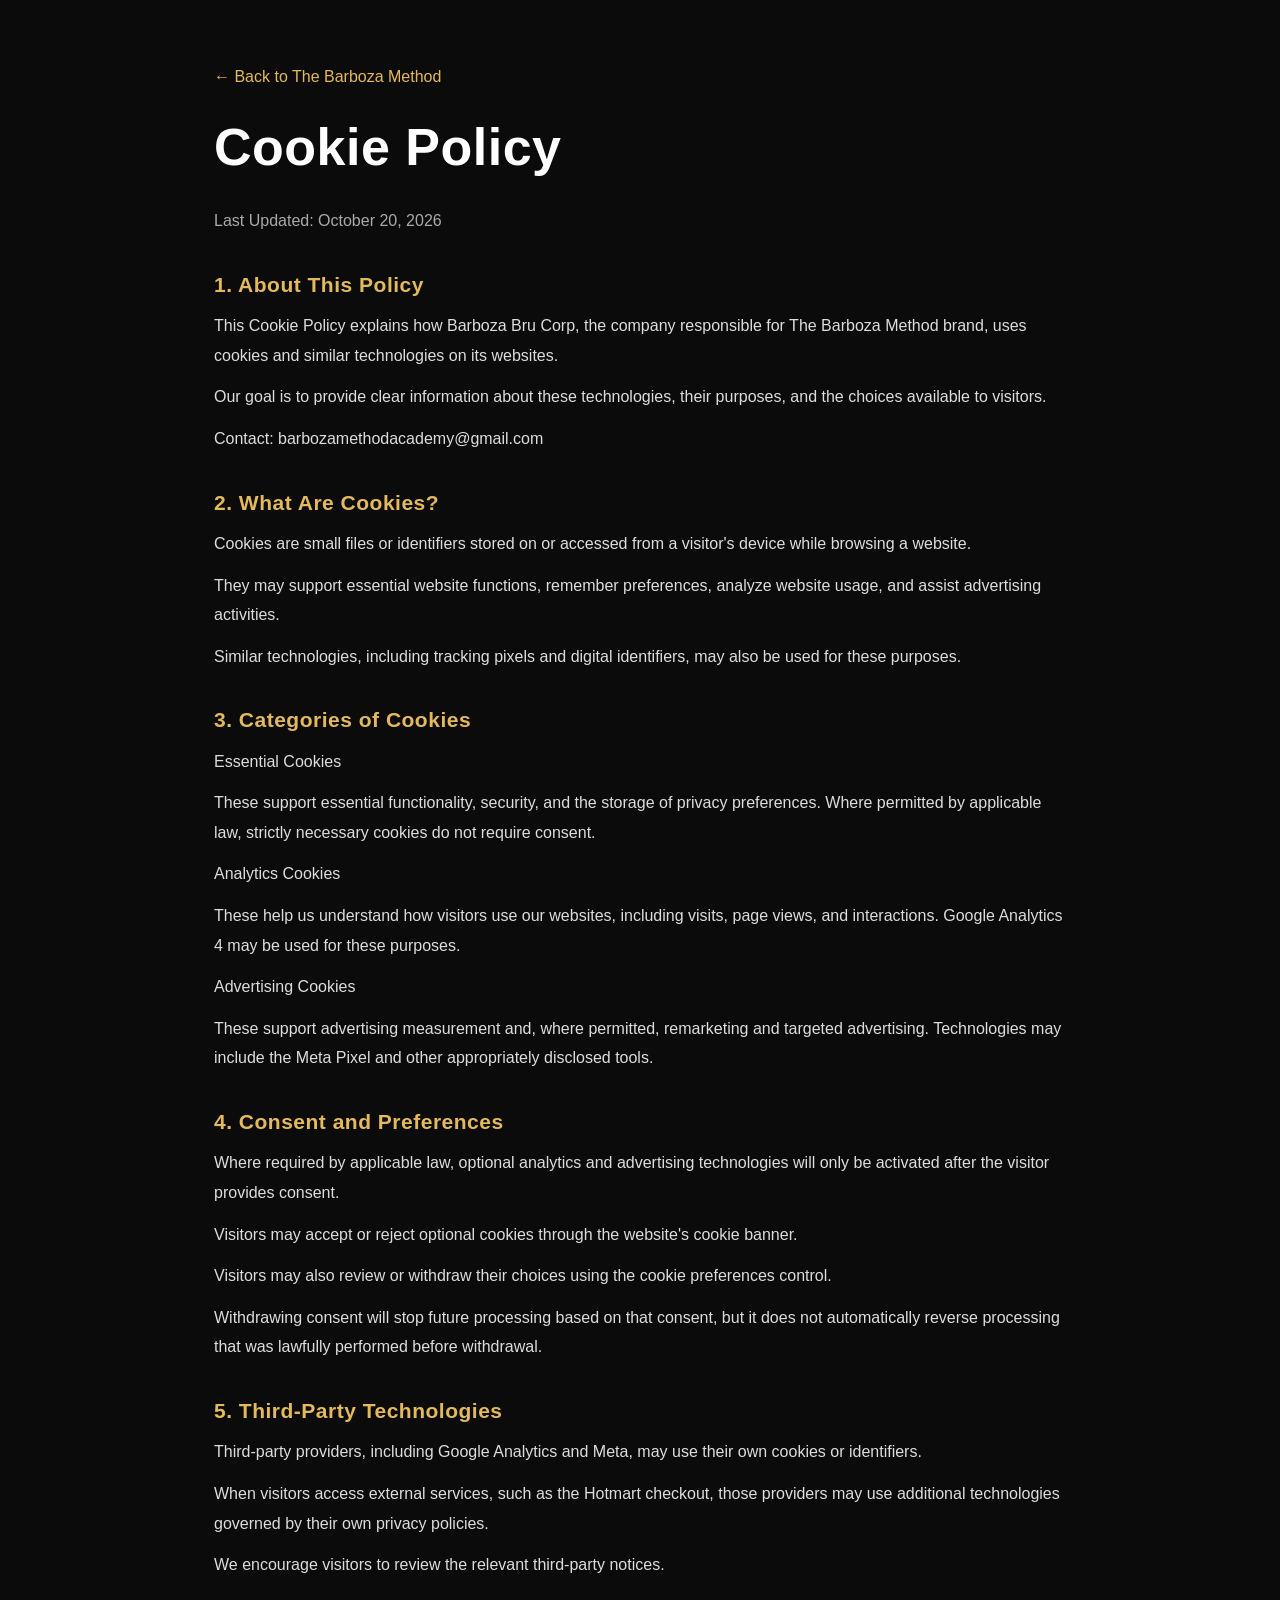
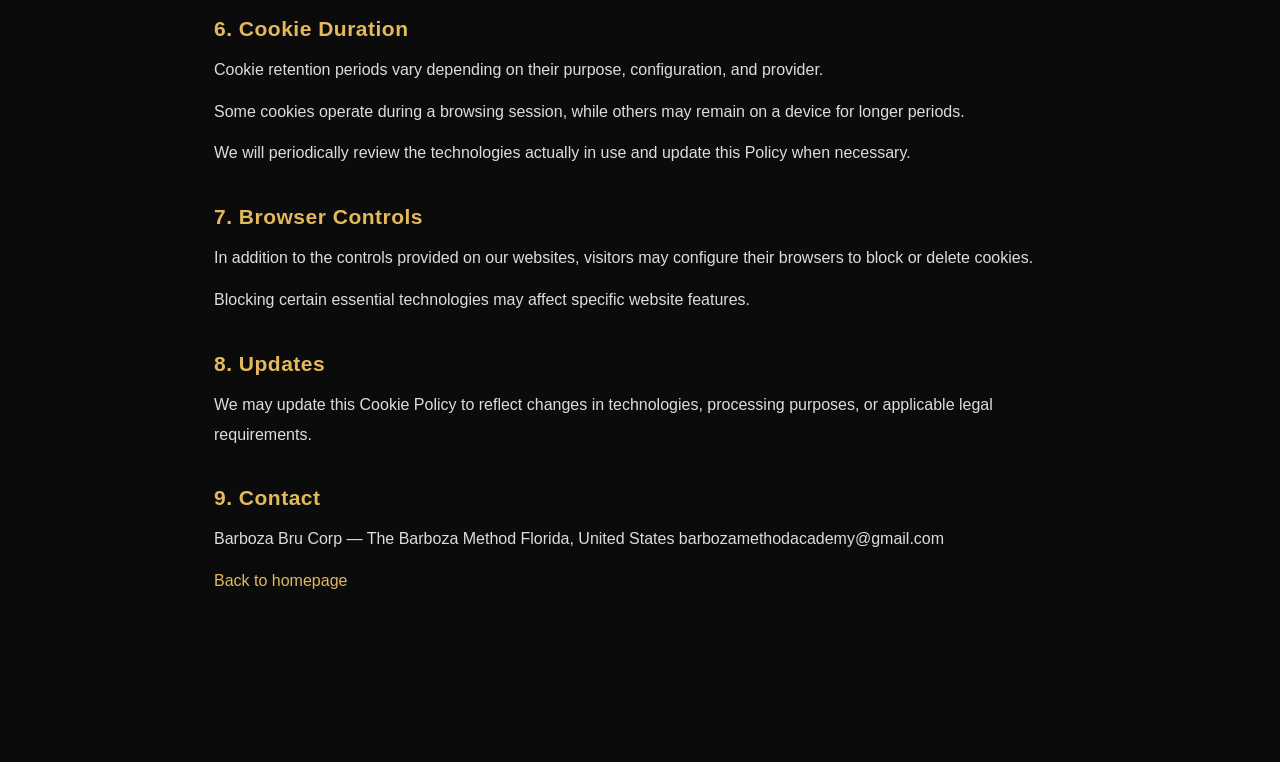
<file: cookie-policy.html>
<!doctype html>
<html lang="en">
<head>
<meta charset="utf-8"><meta name="viewport" content="width=device-width, initial-scale=1">
<title>Cookie Policy | The Barboza Method</title>
<link rel="stylesheet" href="styles.css">
<style>
body{background:#0b0b0b;color:#e5e5e5;font-family:Montserrat,Arial,sans-serif}
.legal-page{max-width:900px;margin:64px auto;padding:0 24px 90px}
.legal-page h1{font-size:clamp(32px,5vw,52px);color:white;line-height:1.15;margin:28px 0}
.legal-page h2{font-size:21px;color:#e3b95b;line-height:1.4;margin:34px 0 12px}
.legal-page p{line-height:1.85;color:#ddd;margin:12px 0;overflow-wrap:anywhere}
.legal-page a{color:#e3b95b}.legal-page .date{color:#aaa}
</style></head>
<body><main class="legal-page"><a href="index.html">← Back to The Barboza Method</a>
<h1>Cookie Policy</h1>
<p class="date">Last Updated: October 20, 2026</p>
<h2>1. About This Policy</h2>
<p>This Cookie Policy explains how Barboza Bru Corp, the company responsible for The Barboza Method brand, uses cookies and similar technologies on its websites.</p>
<p>Our goal is to provide clear information about these technologies, their purposes, and the choices available to visitors.</p>
<p>Contact: barbozamethodacademy@gmail.com</p>
<h2>2. What Are Cookies?</h2>
<p>Cookies are small files or identifiers stored on or accessed from a visitor&#x27;s device while browsing a website.</p>
<p>They may support essential website functions, remember preferences, analyze website usage, and assist advertising activities.</p>
<p>Similar technologies, including tracking pixels and digital identifiers, may also be used for these purposes.</p>
<h2>3. Categories of Cookies</h2>
<p>Essential Cookies</p>
<p>These support essential functionality, security, and the storage of privacy preferences. Where permitted by applicable law, strictly necessary cookies do not require consent.</p>
<p>Analytics Cookies</p>
<p>These help us understand how visitors use our websites, including visits, page views, and interactions. Google Analytics 4 may be used for these purposes.</p>
<p>Advertising Cookies</p>
<p>These support advertising measurement and, where permitted, remarketing and targeted advertising. Technologies may include the Meta Pixel and other appropriately disclosed tools.</p>
<h2>4. Consent and Preferences</h2>
<p>Where required by applicable law, optional analytics and advertising technologies will only be activated after the visitor provides consent.</p>
<p>Visitors may accept or reject optional cookies through the website&#x27;s cookie banner.</p>
<p>Visitors may also review or withdraw their choices using the cookie preferences control.</p>
<p>Withdrawing consent will stop future processing based on that consent, but it does not automatically reverse processing that was lawfully performed before withdrawal.</p>
<h2>5. Third-Party Technologies</h2>
<p>Third-party providers, including Google Analytics and Meta, may use their own cookies or identifiers.</p>
<p>When visitors access external services, such as the Hotmart checkout, those providers may use additional technologies governed by their own privacy policies.</p>
<p>We encourage visitors to review the relevant third-party notices.</p>
<h2>6. Cookie Duration</h2>
<p>Cookie retention periods vary depending on their purpose, configuration, and provider.</p>
<p>Some cookies operate during a browsing session, while others may remain on a device for longer periods.</p>
<p>We will periodically review the technologies actually in use and update this Policy when necessary.</p>
<h2>7. Browser Controls</h2>
<p>In addition to the controls provided on our websites, visitors may configure their browsers to block or delete cookies.</p>
<p>Blocking certain essential technologies may affect specific website features.</p>
<h2>8. Updates</h2>
<p>We may update this Cookie Policy to reflect changes in technologies, processing purposes, or applicable legal requirements.</p>
<h2>9. Contact</h2>
<p>Barboza Bru Corp — The Barboza Method  Florida, United States  barbozamethodacademy@gmail.com</p>
<p><a href="index.html">Back to homepage</a></p>
</main></body></html>
</file>
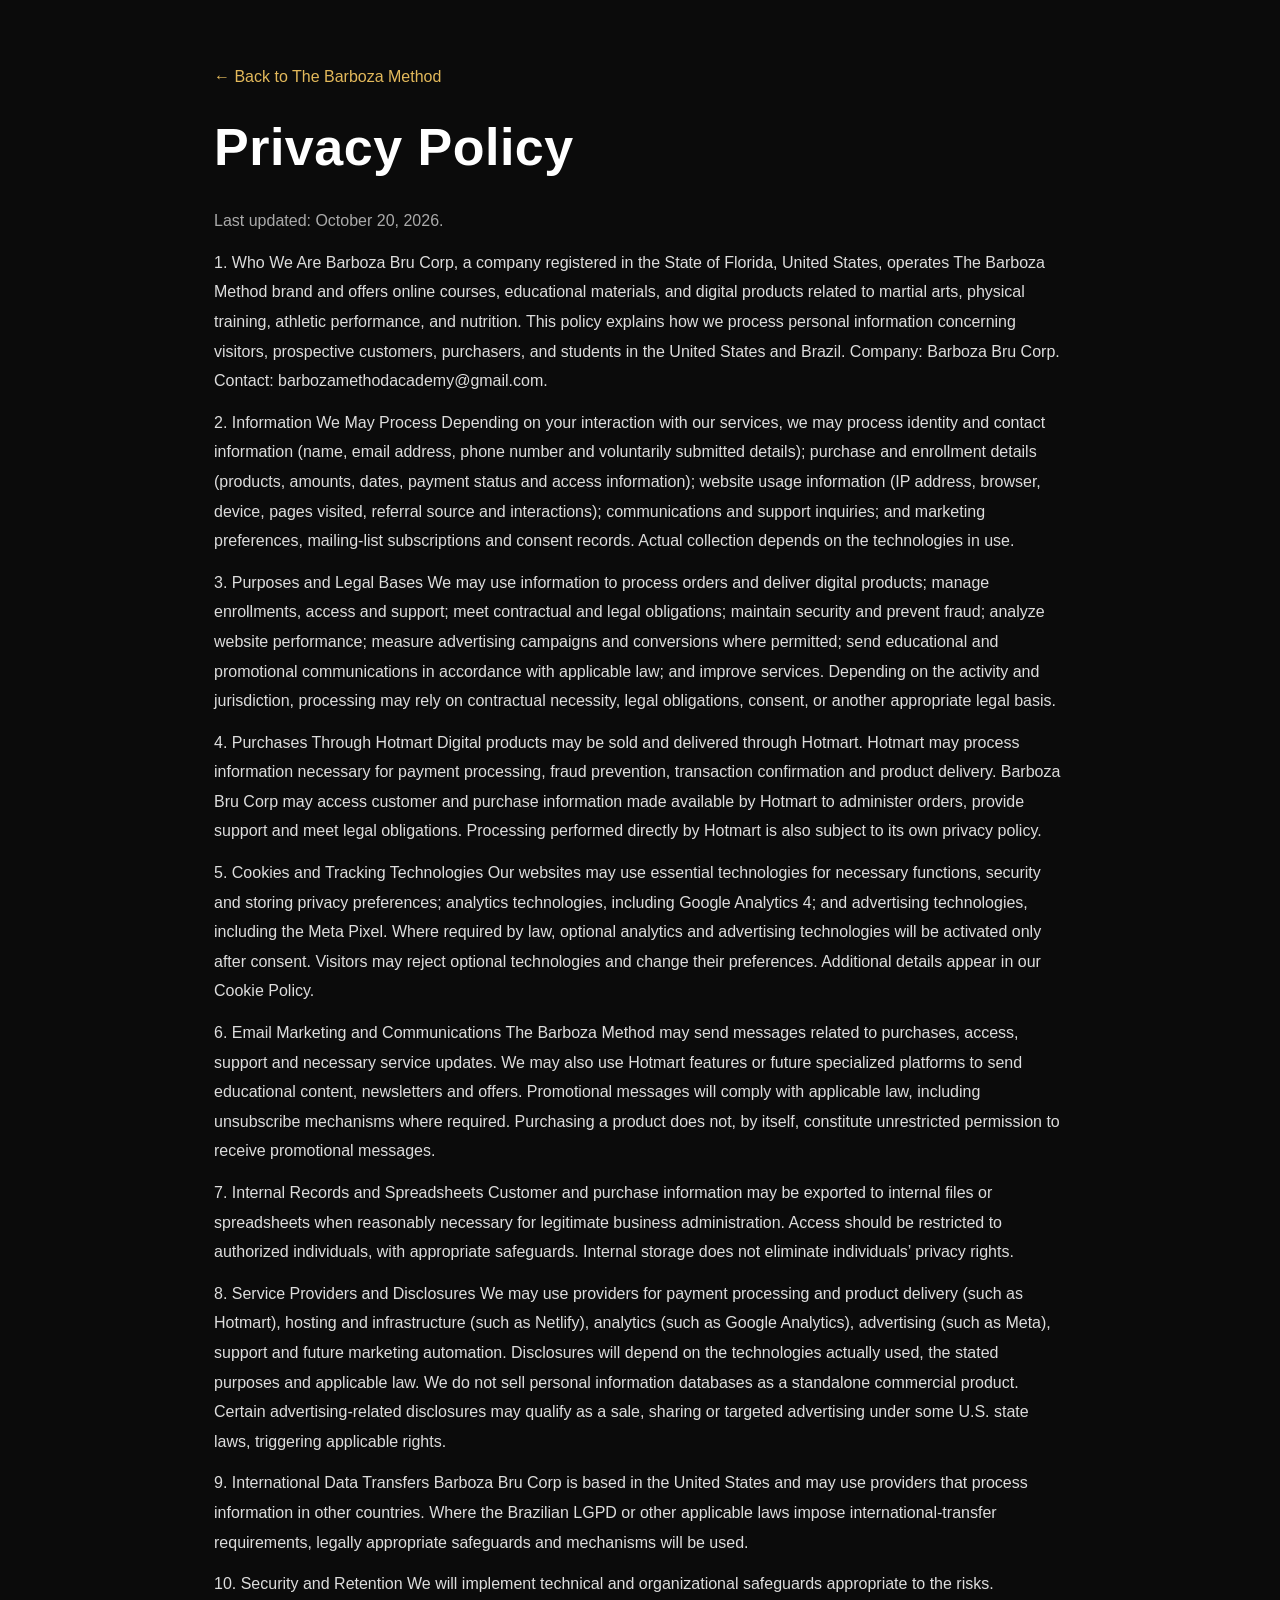
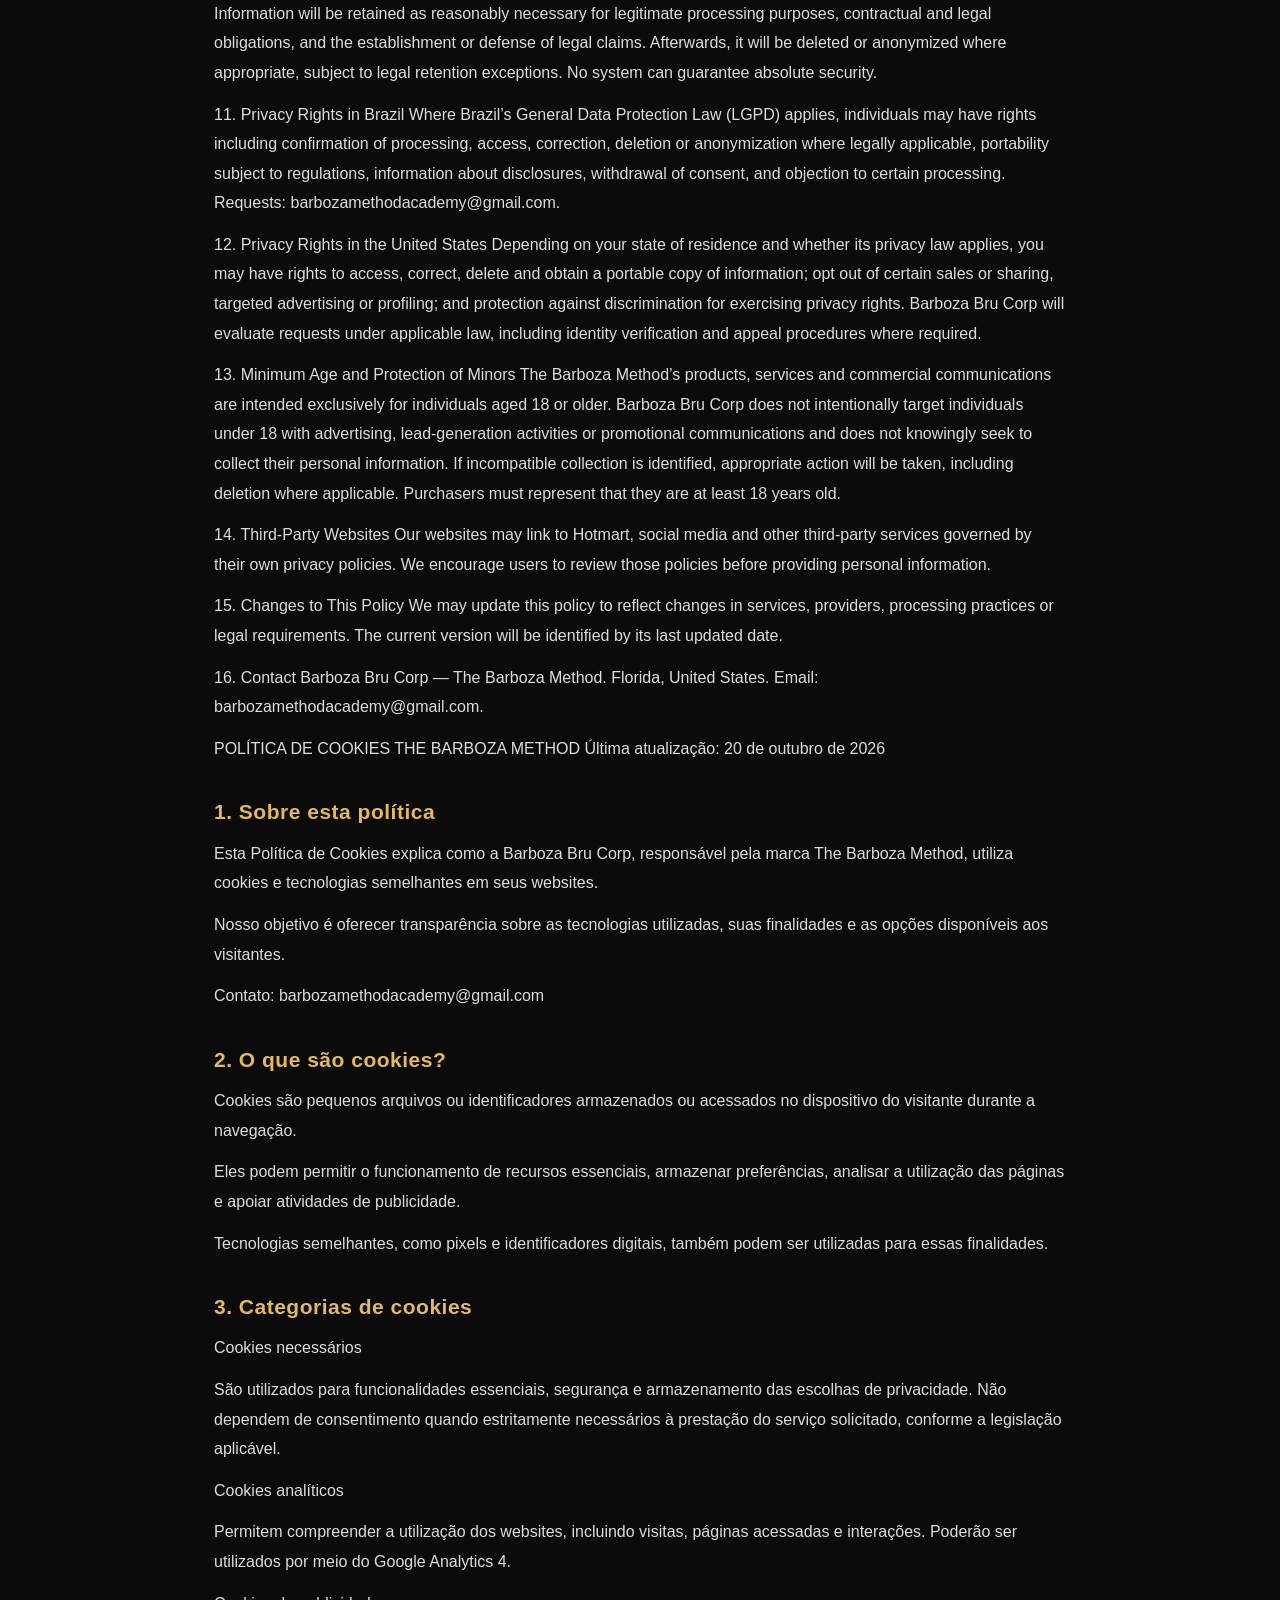
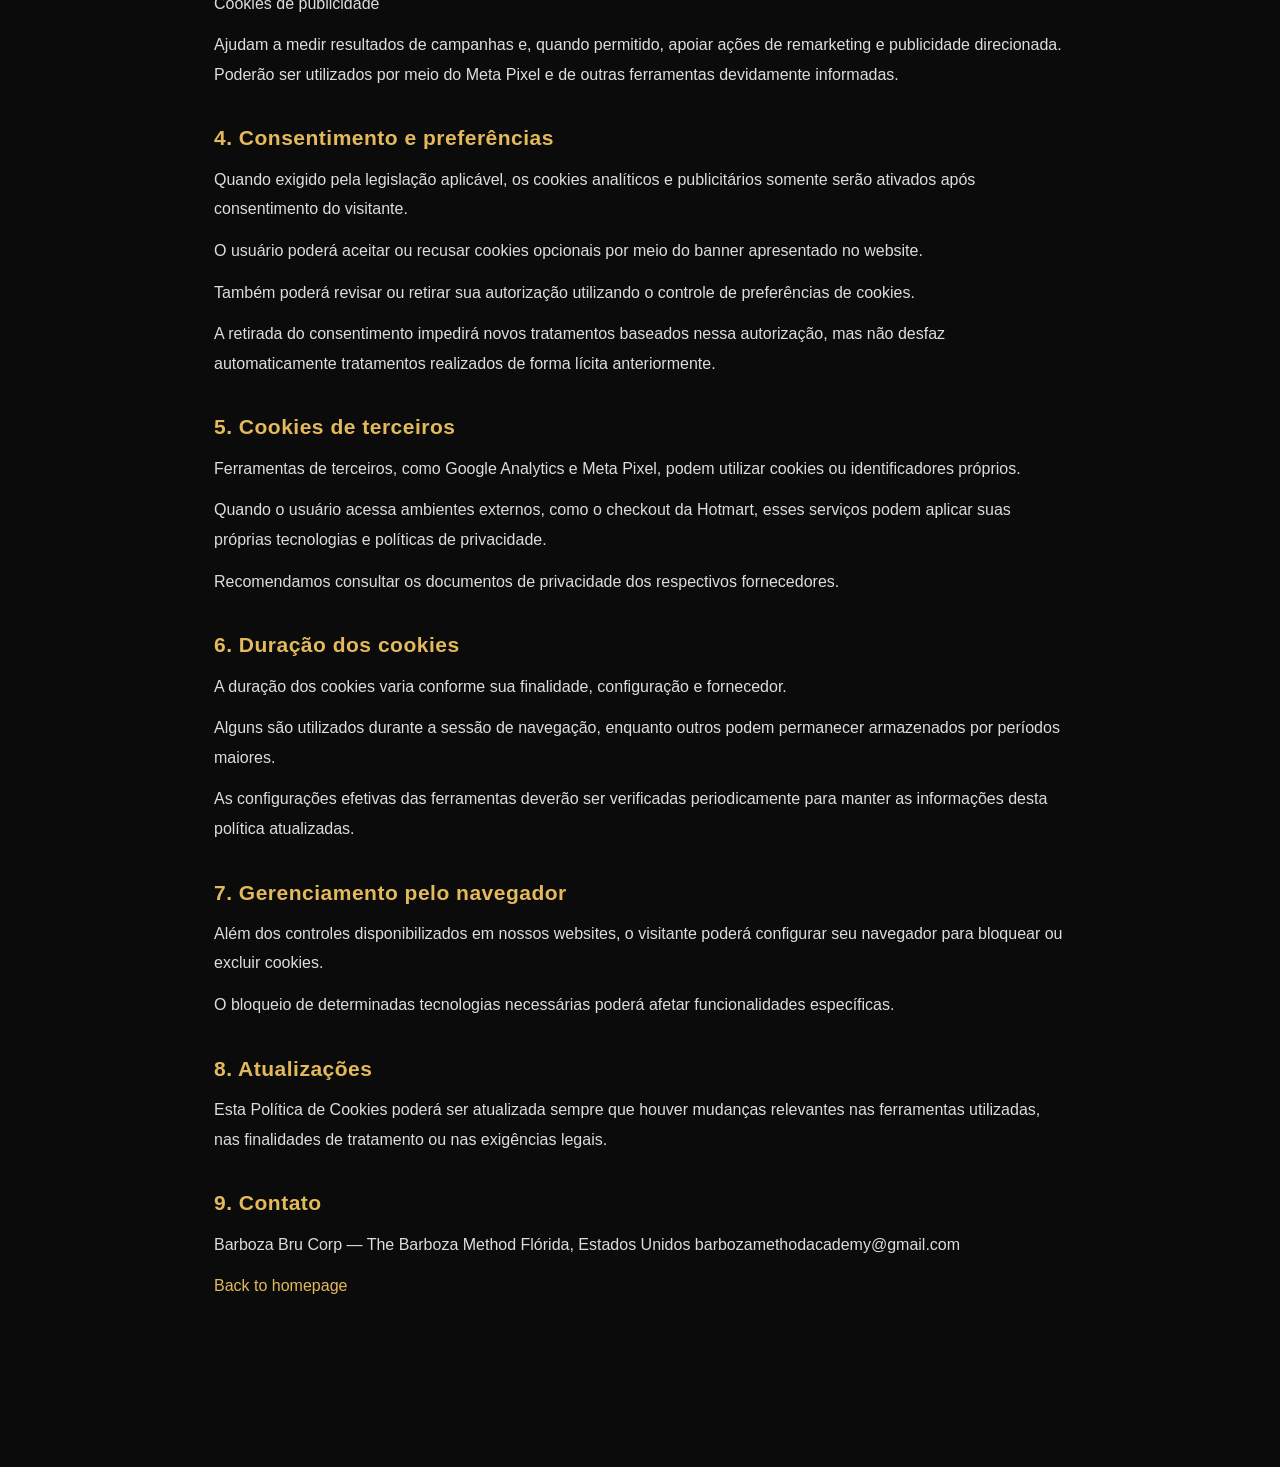
<file: privacy-policy.html>
<!doctype html>
<html lang="en">
<head>
<meta charset="utf-8"><meta name="viewport" content="width=device-width, initial-scale=1">
<title>Privacy Policy | The Barboza Method</title>
<link rel="stylesheet" href="styles.css">
<style>
body{background:#0b0b0b;color:#e5e5e5;font-family:Montserrat,Arial,sans-serif}
.legal-page{max-width:900px;margin:64px auto;padding:0 24px 90px}
.legal-page h1{font-size:clamp(32px,5vw,52px);color:white;line-height:1.15;margin:28px 0}
.legal-page h2{font-size:21px;color:#e3b95b;line-height:1.4;margin:34px 0 12px}
.legal-page p{line-height:1.85;color:#ddd;margin:12px 0;overflow-wrap:anywhere}
.legal-page a{color:#e3b95b}.legal-page .date{color:#aaa}
</style></head>
<body><main class="legal-page"><a href="index.html">← Back to The Barboza Method</a>
<h1>Privacy Policy</h1>
<p class="date">Last updated: October 20, 2026.</p>
<p>1. Who We Are Barboza Bru Corp, a company registered in the State of Florida, United States, operates The Barboza Method brand and offers online courses, educational materials, and digital products related to martial arts, physical training, athletic performance, and nutrition. This policy explains how we process personal information concerning visitors, prospective customers, purchasers, and students in the United States and Brazil. Company: Barboza Bru Corp. Contact: barbozamethodacademy@gmail.com.</p>
<p>2. Information We May Process Depending on your interaction with our services, we may process identity and contact information (name, email address, phone number and voluntarily submitted details); purchase and enrollment details (products, amounts, dates, payment status and access information); website usage information (IP address, browser, device, pages visited, referral source and interactions); communications and support inquiries; and marketing preferences, mailing-list subscriptions and consent records. Actual collection depends on the technologies in use.</p>
<p>3. Purposes and Legal Bases We may use information to process orders and deliver digital products; manage enrollments, access and support; meet contractual and legal obligations; maintain security and prevent fraud; analyze website performance; measure advertising campaigns and conversions where permitted; send educational and promotional communications in accordance with applicable law; and improve services. Depending on the activity and jurisdiction, processing may rely on contractual necessity, legal obligations, consent, or another appropriate legal basis.</p>
<p>4. Purchases Through Hotmart Digital products may be sold and delivered through Hotmart. Hotmart may process information necessary for payment processing, fraud prevention, transaction confirmation and product delivery. Barboza Bru Corp may access customer and purchase information made available by Hotmart to administer orders, provide support and meet legal obligations. Processing performed directly by Hotmart is also subject to its own privacy policy.</p>
<p>5. Cookies and Tracking Technologies Our websites may use essential technologies for necessary functions, security and storing privacy preferences; analytics technologies, including Google Analytics 4; and advertising technologies, including the Meta Pixel. Where required by law, optional analytics and advertising technologies will be activated only after consent. Visitors may reject optional technologies and change their preferences. Additional details appear in our Cookie Policy.</p>
<p>6. Email Marketing and Communications The Barboza Method may send messages related to purchases, access, support and necessary service updates. We may also use Hotmart features or future specialized platforms to send educational content, newsletters and offers. Promotional messages will comply with applicable law, including unsubscribe mechanisms where required. Purchasing a product does not, by itself, constitute unrestricted permission to receive promotional messages.</p>
<p>7. Internal Records and Spreadsheets Customer and purchase information may be exported to internal files or spreadsheets when reasonably necessary for legitimate business administration. Access should be restricted to authorized individuals, with appropriate safeguards. Internal storage does not eliminate individuals’ privacy rights.</p>
<p>8. Service Providers and Disclosures We may use providers for payment processing and product delivery (such as Hotmart), hosting and infrastructure (such as Netlify), analytics (such as Google Analytics), advertising (such as Meta), support and future marketing automation. Disclosures will depend on the technologies actually used, the stated purposes and applicable law. We do not sell personal information databases as a standalone commercial product. Certain advertising-related disclosures may qualify as a sale, sharing or targeted advertising under some U.S. state laws, triggering applicable rights.</p>
<p>9. International Data Transfers Barboza Bru Corp is based in the United States and may use providers that process information in other countries. Where the Brazilian LGPD or other applicable laws impose international-transfer requirements, legally appropriate safeguards and mechanisms will be used.</p>
<p>10. Security and Retention We will implement technical and organizational safeguards appropriate to the risks. Information will be retained as reasonably necessary for legitimate processing purposes, contractual and legal obligations, and the establishment or defense of legal claims. Afterwards, it will be deleted or anonymized where appropriate, subject to legal retention exceptions. No system can guarantee absolute security.</p>
<p>11. Privacy Rights in Brazil Where Brazil’s General Data Protection Law (LGPD) applies, individuals may have rights including confirmation of processing, access, correction, deletion or anonymization where legally applicable, portability subject to regulations, information about disclosures, withdrawal of consent, and objection to certain processing. Requests: barbozamethodacademy@gmail.com.</p>
<p>12. Privacy Rights in the United States Depending on your state of residence and whether its privacy law applies, you may have rights to access, correct, delete and obtain a portable copy of information; opt out of certain sales or sharing, targeted advertising or profiling; and protection against discrimination for exercising privacy rights. Barboza Bru Corp will evaluate requests under applicable law, including identity verification and appeal procedures where required.</p>
<p>13. Minimum Age and Protection of Minors The Barboza Method’s products, services and commercial communications are intended exclusively for individuals aged 18 or older. Barboza Bru Corp does not intentionally target individuals under 18 with advertising, lead-generation activities or promotional communications and does not knowingly seek to collect their personal information. If incompatible collection is identified, appropriate action will be taken, including deletion where applicable. Purchasers must represent that they are at least 18 years old.</p>
<p>14. Third-Party Websites Our websites may link to Hotmart, social media and other third-party services governed by their own privacy policies. We encourage users to review those policies before providing personal information.</p>
<p>15. Changes to This Policy We may update this policy to reflect changes in services, providers, processing practices or legal requirements. The current version will be identified by its last updated date.</p>
<p>16. Contact Barboza Bru Corp — The Barboza Method. Florida, United States. Email: barbozamethodacademy@gmail.com.</p>
<p>POLÍTICA DE COOKIES THE BARBOZA METHOD Última atualização: 20 de outubro de 2026</p>
<h2>1. Sobre esta política</h2>
<p>Esta Política de Cookies explica como a Barboza Bru Corp, responsável pela marca The Barboza Method, utiliza cookies e tecnologias semelhantes em seus websites.</p>
<p>Nosso objetivo é oferecer transparência sobre as tecnologias utilizadas, suas finalidades e as opções disponíveis aos visitantes.</p>
<p>Contato: barbozamethodacademy@gmail.com</p>
<h2>2. O que são cookies?</h2>
<p>Cookies são pequenos arquivos ou identificadores armazenados ou acessados no dispositivo do visitante durante a navegação.</p>
<p>Eles podem permitir o funcionamento de recursos essenciais, armazenar preferências, analisar a utilização das páginas e apoiar atividades de publicidade.</p>
<p>Tecnologias semelhantes, como pixels e identificadores digitais, também podem ser utilizadas para essas finalidades.</p>
<h2>3. Categorias de cookies</h2>
<p>Cookies necessários</p>
<p>São utilizados para funcionalidades essenciais, segurança e armazenamento das escolhas de privacidade. Não dependem de consentimento quando estritamente necessários à prestação do serviço solicitado, conforme a legislação aplicável.</p>
<p>Cookies analíticos</p>
<p>Permitem compreender a utilização dos websites, incluindo visitas, páginas acessadas e interações. Poderão ser utilizados por meio do Google Analytics 4.</p>
<p>Cookies de publicidade</p>
<p>Ajudam a medir resultados de campanhas e, quando permitido, apoiar ações de remarketing e publicidade direcionada. Poderão ser utilizados por meio do Meta Pixel e de outras ferramentas devidamente informadas.</p>
<h2>4. Consentimento e preferências</h2>
<p>Quando exigido pela legislação aplicável, os cookies analíticos e publicitários somente serão ativados após consentimento do visitante.</p>
<p>O usuário poderá aceitar ou recusar cookies opcionais por meio do banner apresentado no website.</p>
<p>Também poderá revisar ou retirar sua autorização utilizando o controle de preferências de cookies.</p>
<p>A retirada do consentimento impedirá novos tratamentos baseados nessa autorização, mas não desfaz automaticamente tratamentos realizados de forma lícita anteriormente.</p>
<h2>5. Cookies de terceiros</h2>
<p>Ferramentas de terceiros, como Google Analytics e Meta Pixel, podem utilizar cookies ou identificadores próprios.</p>
<p>Quando o usuário acessa ambientes externos, como o checkout da Hotmart, esses serviços podem aplicar suas próprias tecnologias e políticas de privacidade.</p>
<p>Recomendamos consultar os documentos de privacidade dos respectivos fornecedores.</p>
<h2>6. Duração dos cookies</h2>
<p>A duração dos cookies varia conforme sua finalidade, configuração e fornecedor.</p>
<p>Alguns são utilizados durante a sessão de navegação, enquanto outros podem permanecer armazenados por períodos maiores.</p>
<p>As configurações efetivas das ferramentas deverão ser verificadas periodicamente para manter as informações desta política atualizadas.</p>
<h2>7. Gerenciamento pelo navegador</h2>
<p>Além dos controles disponibilizados em nossos websites, o visitante poderá configurar seu navegador para bloquear ou excluir cookies.</p>
<p>O bloqueio de determinadas tecnologias necessárias poderá afetar funcionalidades específicas.</p>
<h2>8. Atualizações</h2>
<p>Esta Política de Cookies poderá ser atualizada sempre que houver mudanças relevantes nas ferramentas utilizadas, nas finalidades de tratamento ou nas exigências legais.</p>
<h2>9. Contato</h2>
<p>Barboza Bru Corp — The Barboza Method  Flórida, Estados Unidos  barbozamethodacademy@gmail.com</p>
<p><a href="index.html">Back to homepage</a></p>
</main></body></html>
</file>
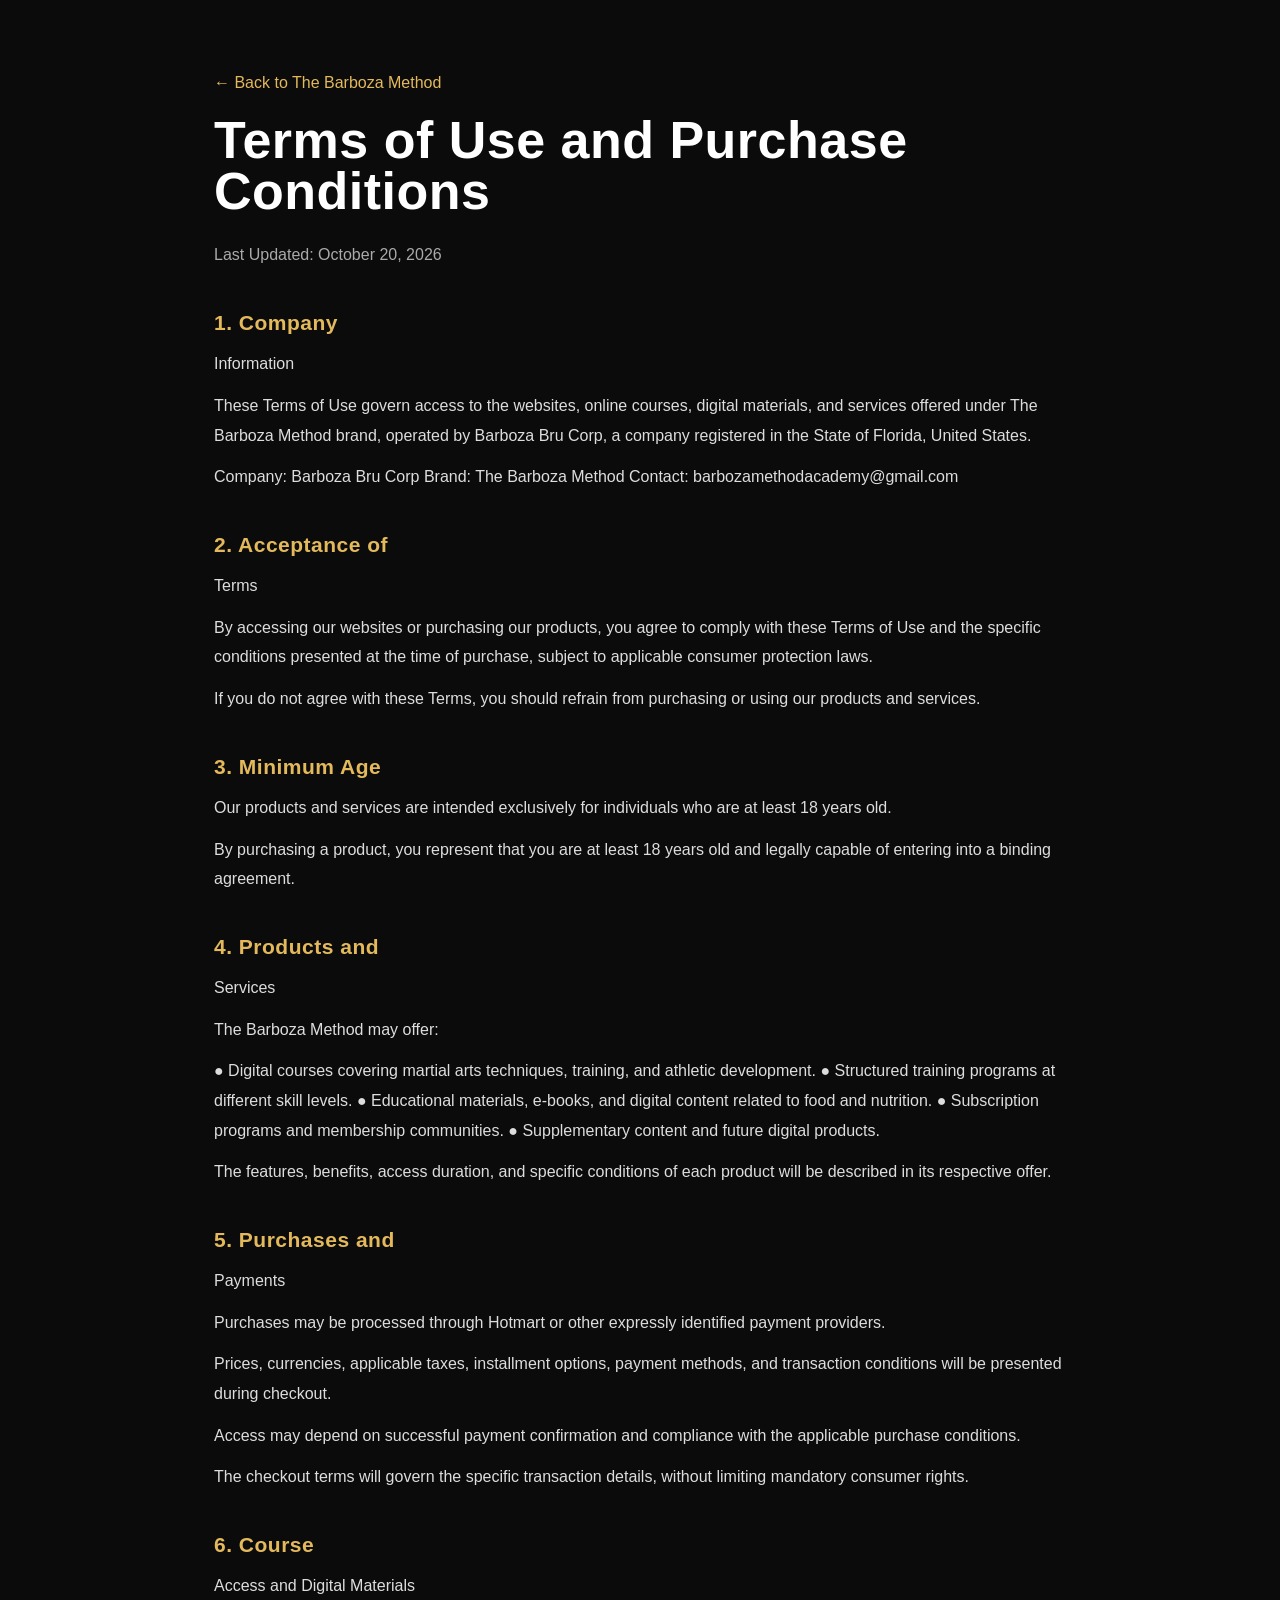
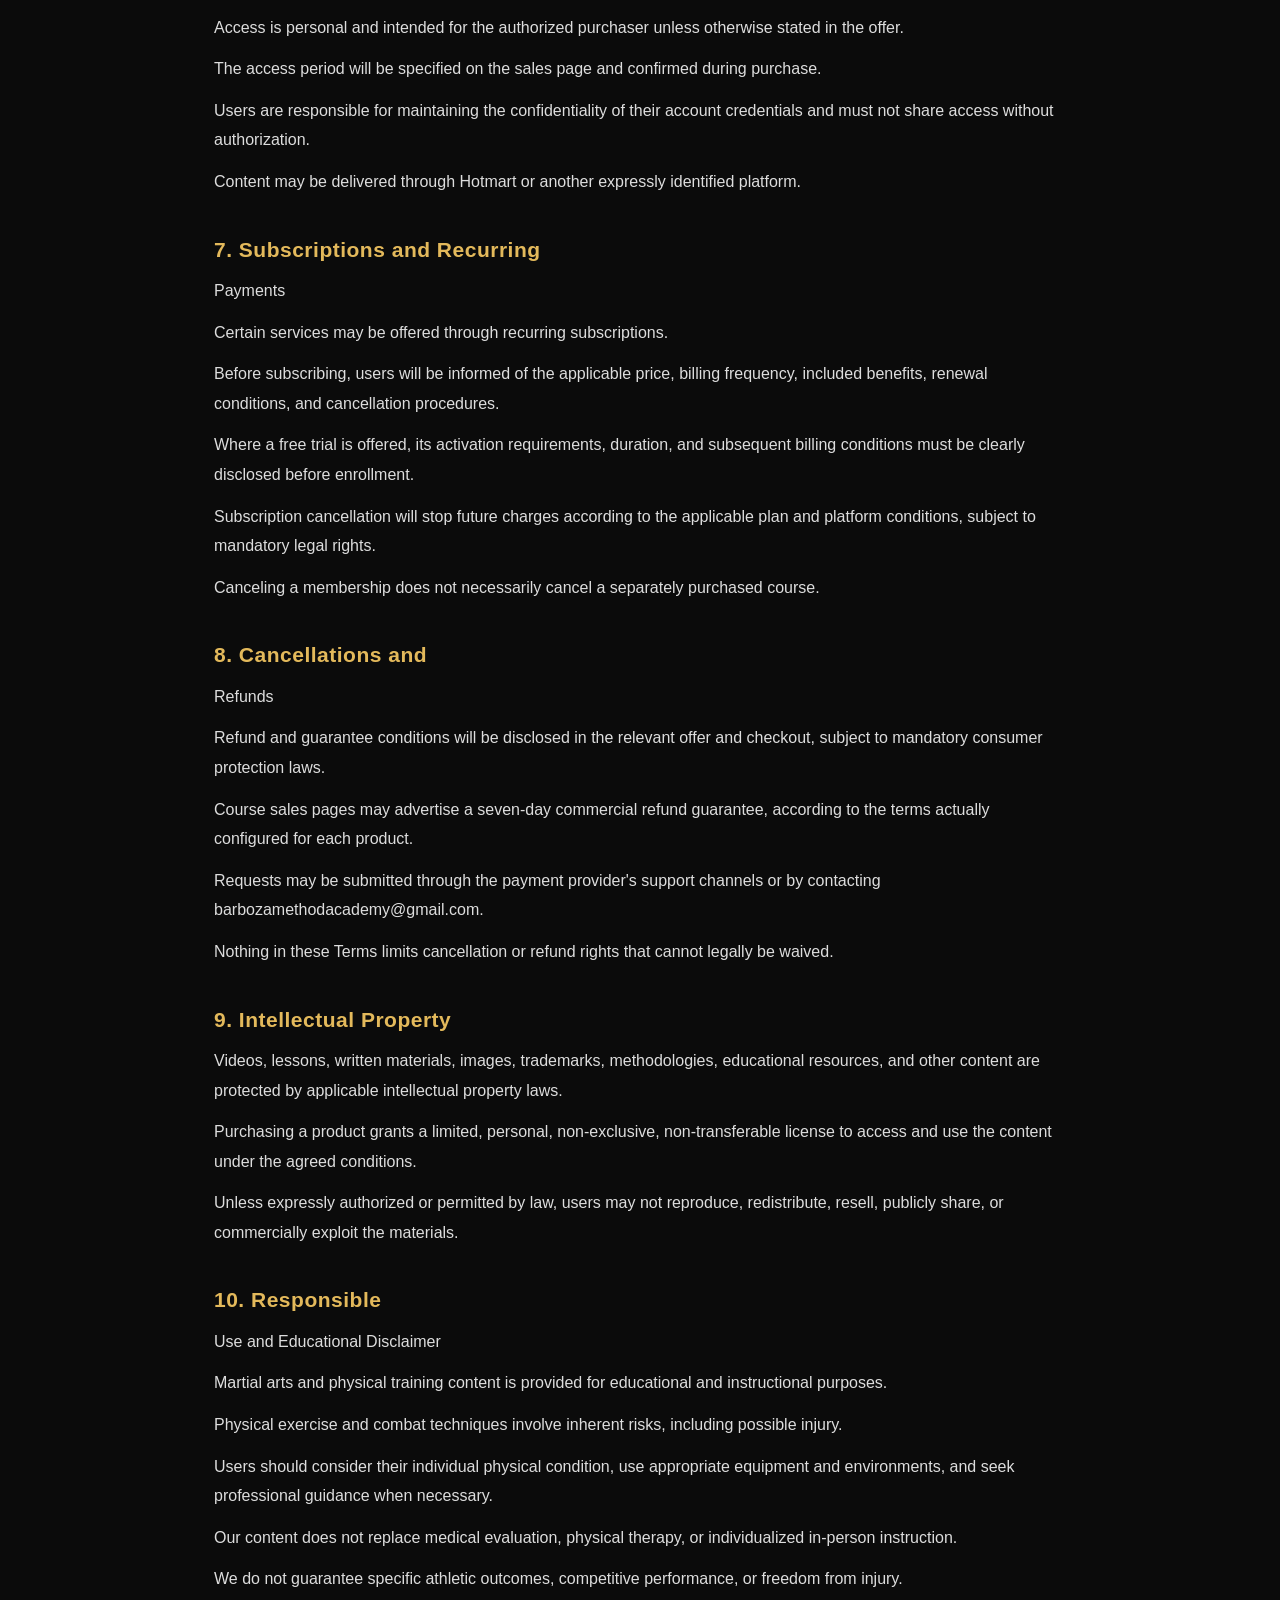
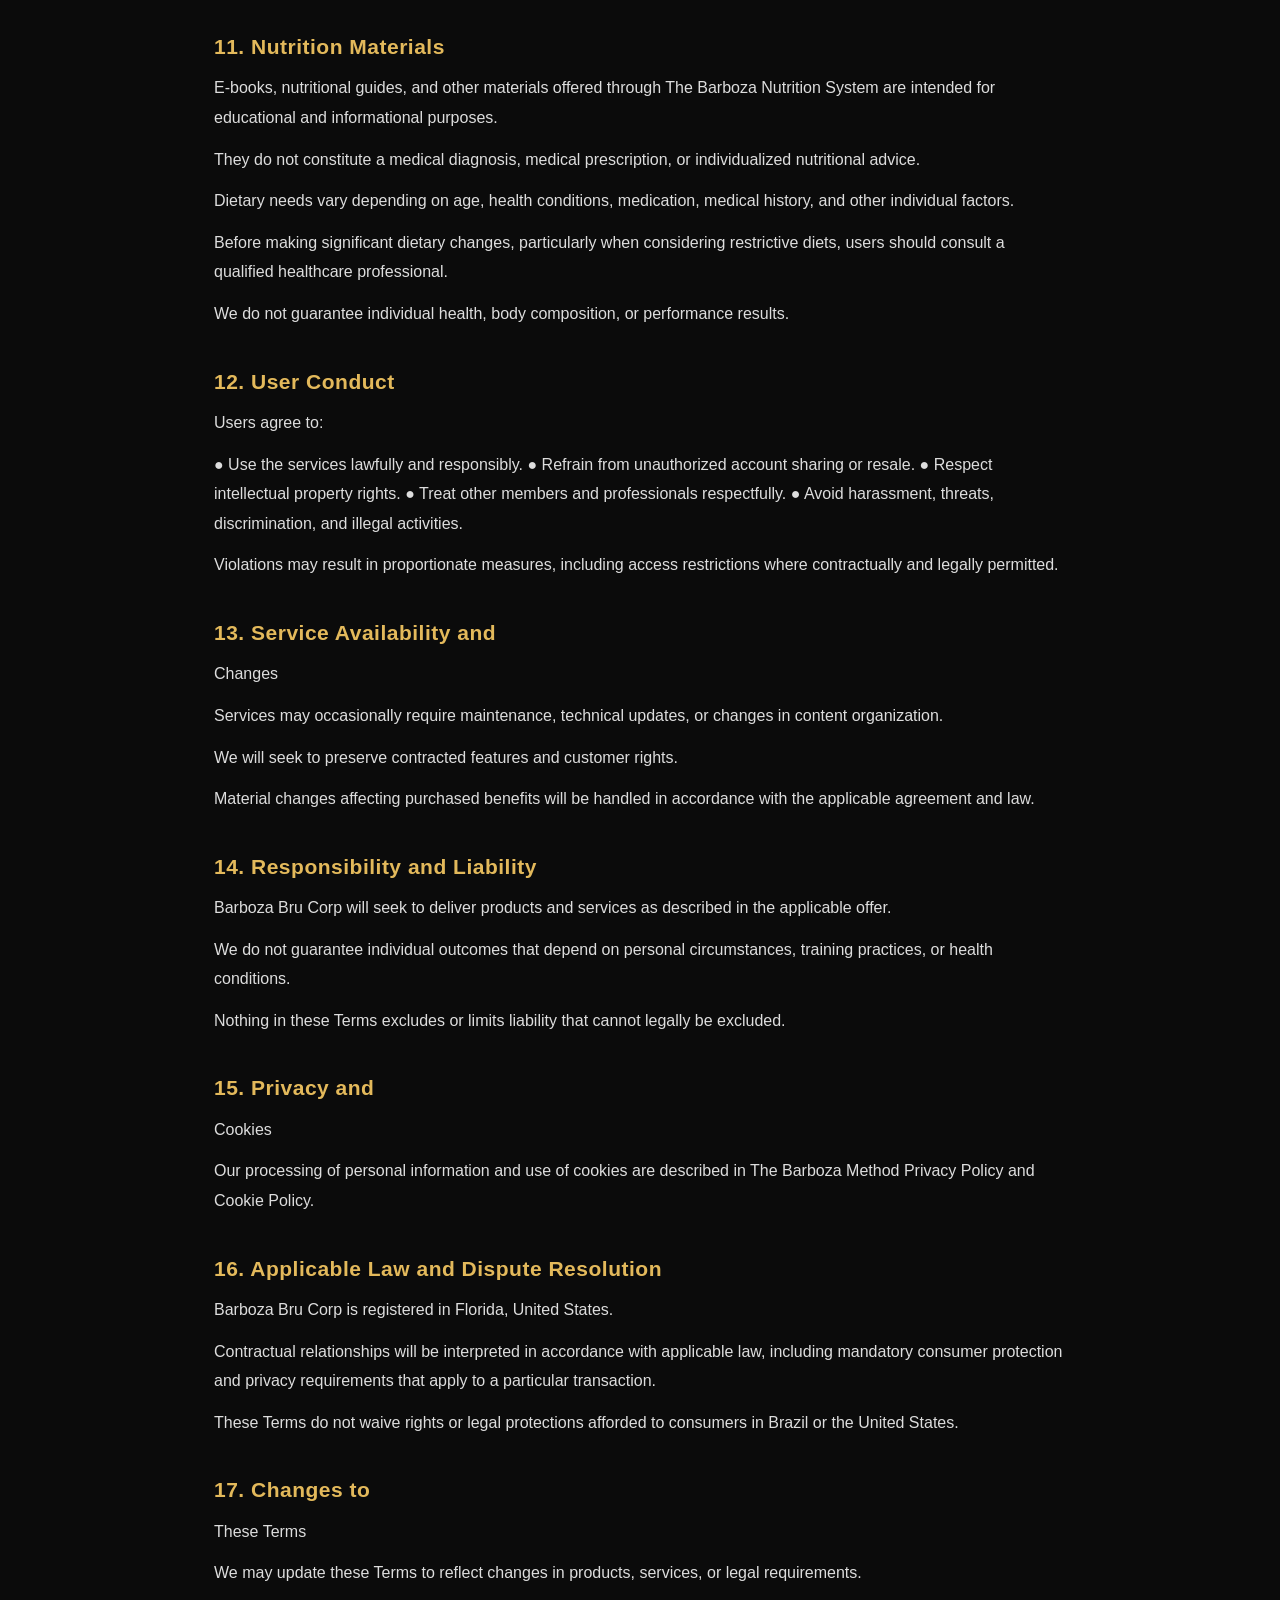
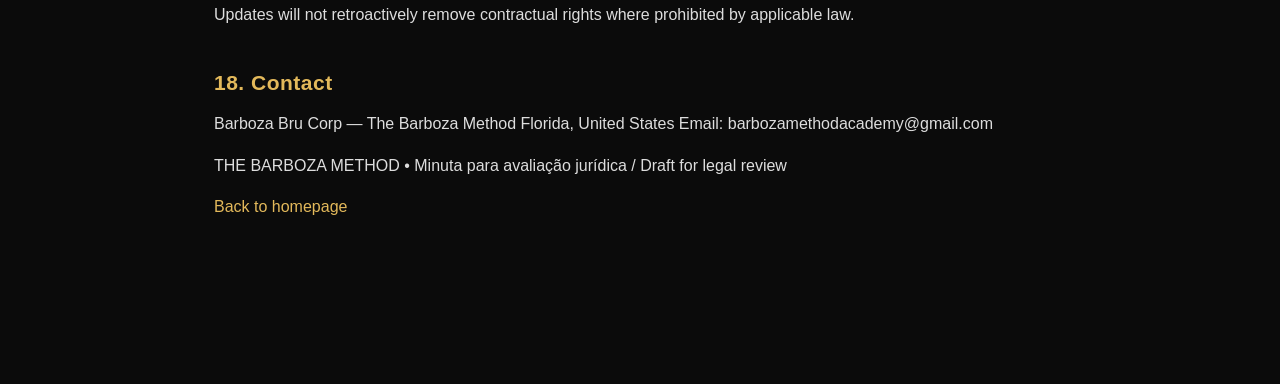
<file: terms-of-use.html>
<!doctype html>
<html lang="en"><head><meta charset="utf-8"><meta name="viewport" content="width=device-width,initial-scale=1"><title>Terms of Use and Purchase Conditions | The Barboza Method</title><link rel="stylesheet" href="styles.css"><style>body{background:#0b0b0b;color:#e5e5e5;font-family:Montserrat,Arial,sans-serif}.legal-page{max-width:900px;margin:70px auto;padding:0 24px 80px}.legal-page h1{font-size:clamp(32px,5vw,52px);color:#fff;margin-bottom:24px}.legal-page h2{font-size:21px;color:#e3b95b;margin:38px 0 12px;line-height:1.4}.legal-page p{line-height:1.85;color:#ddd;margin:12px 0}.legal-page a{color:#e3b95b}.legal-page .updated{color:#aaa}</style></head><body><main class="legal-page"><a href="index.html">← Back to The Barboza Method</a><h1>Terms of Use and Purchase Conditions</h1><p class="updated">Last Updated: October 20, 2026</p>
<section><h2>1. Company</h2><p>Information</p></section>
<p>These Terms of Use govern access to the websites, online courses, digital materials, and services offered under The Barboza Method brand, operated by Barboza Bru Corp, a company registered in the State of Florida, United States.</p>
<p>Company: Barboza Bru Corp​ Brand: The Barboza Method​ Contact: barbozamethodacademy@gmail.com</p>
<section><h2>2. Acceptance of</h2><p>Terms</p></section>
<p>By accessing our websites or purchasing our products, you agree to comply with these Terms of Use and the specific conditions presented at the time of purchase, subject to applicable consumer protection laws.</p>
<p>If you do not agree with these Terms, you should refrain from purchasing or using our products and services.</p>
<section><h2>3. Minimum Age</h2></section>
<p>Our products and services are intended exclusively for individuals who are at least 18 years old.</p>
<p>By purchasing a product, you represent that you are at least 18 years old and legally capable of entering into a binding agreement.</p>
<section><h2>4. Products and</h2><p>Services</p></section>
<p>The Barboza Method may offer:</p>
<p>●​ Digital courses covering martial arts techniques, training, and athletic development. ●​ Structured training programs at different skill levels. ●​ Educational materials, e-books, and digital content related to food and nutrition. ●​ Subscription programs and membership communities. ●​ Supplementary content and future digital products.</p>
<p>The features, benefits, access duration, and specific conditions of each product will be described in its respective offer.</p>
<section><h2>5. Purchases and</h2><p>Payments</p></section>
<p>Purchases may be processed through Hotmart or other expressly identified payment providers.</p>
<p>Prices, currencies, applicable taxes, installment options, payment methods, and transaction conditions will be presented during checkout.</p>
<p>Access may depend on successful payment confirmation and compliance with the applicable purchase conditions.</p>
<p>The checkout terms will govern the specific transaction details, without limiting mandatory consumer rights.</p>
<section><h2>6. Course</h2><p>Access and Digital Materials</p></section>
<p>Access is personal and intended for the authorized purchaser unless otherwise stated in the offer.</p>
<p>The access period will be specified on the sales page and confirmed during purchase.</p>
<p>Users are responsible for maintaining the confidentiality of their account credentials and must not share access without authorization.</p>
<p>Content may be delivered through Hotmart or another expressly identified platform.</p>
<section><h2>7. Subscriptions and Recurring</h2><p>Payments</p></section>
<p>Certain services may be offered through recurring subscriptions.</p>
<p>Before subscribing, users will be informed of the applicable price, billing frequency, included benefits, renewal conditions, and cancellation procedures.</p>
<p>Where a free trial is offered, its activation requirements, duration, and subsequent billing conditions must be clearly disclosed before enrollment.</p>
<p>Subscription cancellation will stop future charges according to the applicable plan and platform conditions, subject to mandatory legal rights.</p>
<p>Canceling a membership does not necessarily cancel a separately purchased course.</p>
<section><h2>8. Cancellations and</h2><p>Refunds</p></section>
<p>Refund and guarantee conditions will be disclosed in the relevant offer and checkout, subject to mandatory consumer protection laws.</p>
<p>Course sales pages may advertise a seven-day commercial refund guarantee, according to the terms actually configured for each product.</p>
<p>Requests may be submitted through the payment provider's support channels or by contacting barbozamethodacademy@gmail.com.</p>
<p>Nothing in these Terms limits cancellation or refund rights that cannot legally be waived.</p>
<section><h2>9. Intellectual Property</h2></section>
<p>Videos, lessons, written materials, images, trademarks, methodologies, educational resources, and other content are protected by applicable intellectual property laws.</p>
<p>Purchasing a product grants a limited, personal, non-exclusive, non-transferable license to access and use the content under the agreed conditions.</p>
<p>Unless expressly authorized or permitted by law, users may not reproduce, redistribute, resell, publicly share, or commercially exploit the materials.</p>
<section><h2>10. Responsible</h2><p>Use and Educational Disclaimer</p></section>
<p>Martial arts and physical training content is provided for educational and instructional purposes.</p>
<p>Physical exercise and combat techniques involve inherent risks, including possible injury.</p>
<p>Users should consider their individual physical condition, use appropriate equipment and environments, and seek professional guidance when necessary.</p>
<p>Our content does not replace medical evaluation, physical therapy, or individualized in-person instruction.</p>
<p>We do not guarantee specific athletic outcomes, competitive performance, or freedom from injury.</p>
<section><h2>11. Nutrition Materials</h2></section>
<p>E-books, nutritional guides, and other materials offered through The Barboza Nutrition System are intended for educational and informational purposes.</p>
<p>They do not constitute a medical diagnosis, medical prescription, or individualized nutritional advice.</p>
<p>Dietary needs vary depending on age, health conditions, medication, medical history, and other individual factors.</p>
<p>Before making significant dietary changes, particularly when considering restrictive diets, users should consult a qualified healthcare professional.</p>
<p>We do not guarantee individual health, body composition, or performance results.</p>
<section><h2>12. User Conduct</h2></section>
<p>Users agree to:</p>
<p>●​ Use the services lawfully and responsibly. ●​ Refrain from unauthorized account sharing or resale. ●​ Respect intellectual property rights. ●​ Treat other members and professionals respectfully. ●​ Avoid harassment, threats, discrimination, and illegal activities.</p>
<p>Violations may result in proportionate measures, including access restrictions where contractually and legally permitted.</p>
<section><h2>13. Service Availability and</h2><p>Changes</p></section>
<p>Services may occasionally require maintenance, technical updates, or changes in content organization.</p>
<p>We will seek to preserve contracted features and customer rights.</p>
<p>Material changes affecting purchased benefits will be handled in accordance with the applicable agreement and law.</p>
<section><h2>14. Responsibility and Liability</h2></section>
<p>Barboza Bru Corp will seek to deliver products and services as described in the applicable offer.</p>
<p>We do not guarantee individual outcomes that depend on personal circumstances, training practices, or health conditions.</p>
<p>Nothing in these Terms excludes or limits liability that cannot legally be excluded.</p>
<section><h2>15. Privacy and</h2><p>Cookies</p></section>
<p>Our processing of personal information and use of cookies are described in The Barboza Method Privacy Policy and Cookie Policy.</p>
<section><h2>16. Applicable Law and Dispute Resolution</h2></section>
<p>Barboza Bru Corp is registered in Florida, United States.</p>
<p>Contractual relationships will be interpreted in accordance with applicable law, including mandatory consumer protection and privacy requirements that apply to a particular transaction.</p>
<p>These Terms do not waive rights or legal protections afforded to consumers in Brazil or the United States.</p>
<section><h2>17. Changes to</h2><p>These Terms</p></section>
<p>We may update these Terms to reflect changes in products, services, or legal requirements.</p>
<p>Updates will not retroactively remove contractual rights where prohibited by applicable law.</p>
<section><h2>18. Contact</h2></section>
<p>Barboza Bru Corp — The Barboza Method​ Florida, United States​ Email: barbozamethodacademy@gmail.com</p>
<p>THE BARBOZA METHOD  •  Minuta para avaliação jurídica / Draft for legal review</p><p><a href="index.html">Back to homepage</a></p></main></body></html>
</file>
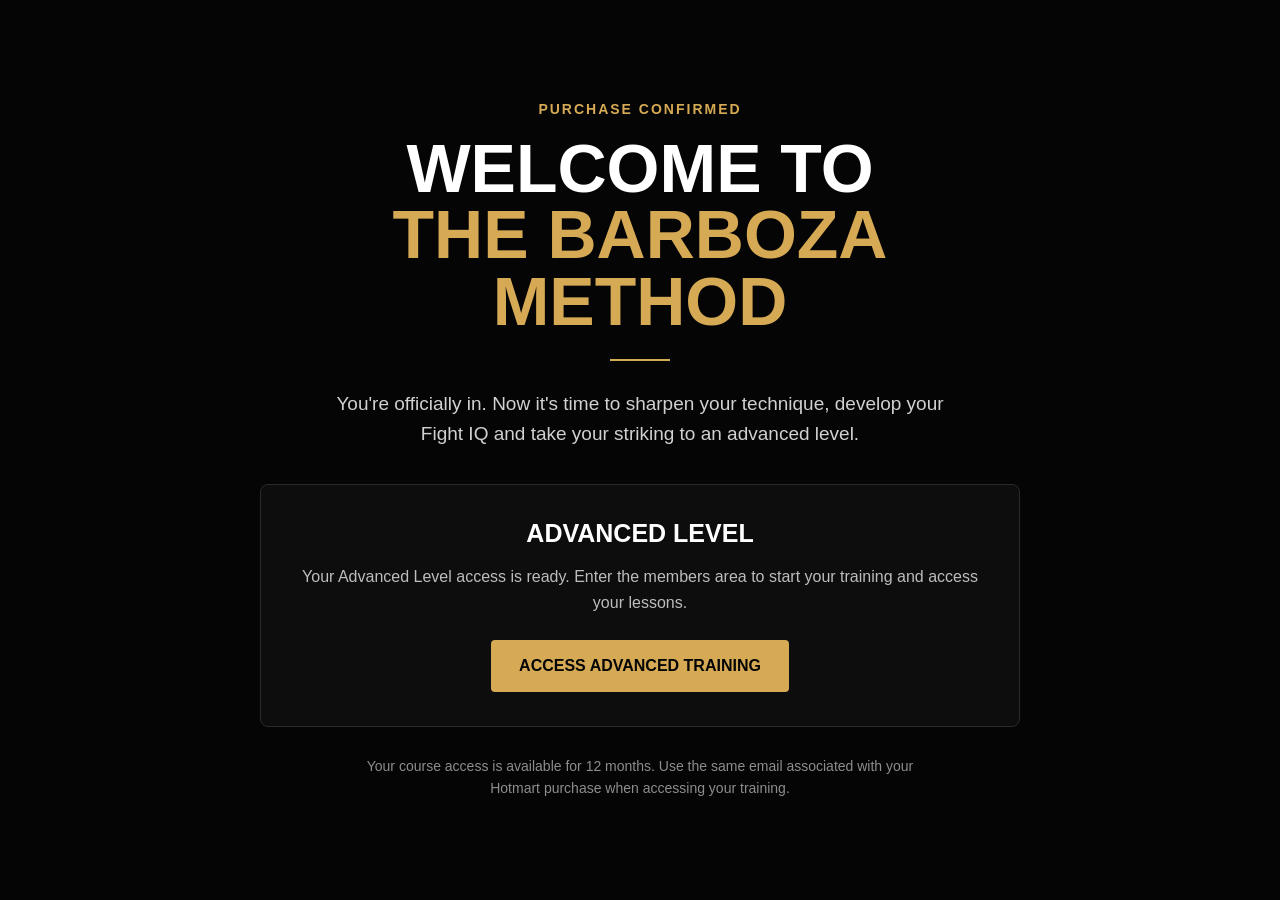
<file: thank-you-advanced.html>
<!DOCTYPE html>
<html lang="en">
<head>
  <meta charset="UTF-8">
  <meta name="viewport" content="width=device-width, initial-scale=1.0">
  <meta name="robots" content="noindex, nofollow">
  <title>Welcome to The Barboza Method | Advanced</title>

  <style>
    * {
      box-sizing: border-box;
      margin: 0;
      padding: 0;
    }

    body {
      background: #050505;
      color: #ffffff;
      font-family: Arial, Helvetica, sans-serif;
      min-height: 100vh;
      display: flex;
      align-items: center;
      justify-content: center;
      padding: 40px 20px;
    }

    .container {
      width: 100%;
      max-width: 760px;
      text-align: center;
    }

    .eyebrow {
      color: #d6aa55;
      font-size: 14px;
      font-weight: 700;
      letter-spacing: 2px;
      text-transform: uppercase;
      margin-bottom: 18px;
    }

    h1 {
      font-size: clamp(38px, 7vw, 68px);
      line-height: 0.98;
      text-transform: uppercase;
      margin-bottom: 24px;
    }

    .gold {
      color: #d6aa55;
    }

    .lead {
      color: #d1d1d1;
      font-size: 19px;
      line-height: 1.6;
      max-width: 650px;
      margin: 0 auto 35px;
    }

    .access-box {
      border: 1px solid #2a2a2a;
      background: #0d0d0d;
      padding: 34px;
      margin: 0 auto 28px;
      border-radius: 8px;
    }

    .access-box h2 {
      font-size: 25px;
      text-transform: uppercase;
      margin-bottom: 16px;
    }

    .access-box p {
      color: #bdbdbd;
      line-height: 1.6;
      margin-bottom: 24px;
    }

    .button {
      display: inline-block;
      background: #d6aa55;
      color: #050505;
      text-decoration: none;
      font-weight: 800;
      text-transform: uppercase;
      padding: 17px 28px;
      border-radius: 4px;
      transition: opacity 0.2s ease;
    }

    .button:hover {
      opacity: 0.85;
    }

    .note {
      color: #8d8d8d;
      font-size: 14px;
      line-height: 1.6;
      max-width: 600px;
      margin: 0 auto;
    }

    .divider {
      width: 60px;
      height: 2px;
      background: #d6aa55;
      margin: 0 auto 28px;
    }

    @media (max-width: 600px) {
      body {
        padding: 30px 18px;
      }

      .access-box {
        padding: 28px 20px;
      }

      .button {
        display: block;
        width: 100%;
      }
    }
  </style>
</head>

<body>
  <main class="container">

    <p class="eyebrow">Purchase Confirmed</p>

    <h1>
      Welcome to<br>
      <span class="gold">The Barboza Method</span>
    </h1>

    <div class="divider"></div>

    <p class="lead">
      You're officially in. Now it's time to sharpen your technique,
      develop your Fight IQ and take your striking to an advanced level.
    </p>

    <section class="access-box">
      <h2>Advanced Level</h2>

      <p>
        Your Advanced Level access is ready. Enter the members area
        to start your training and access your lessons.
      </p>

      <a
        class="button"
        href="https://hotmart.com/pt-br/club/barboza-bru-corp/products/8461650"
      >
        Access Advanced Training
      </a>
    </section>

    <p class="note">
      Your course access is available for 12 months.
      Use the same email associated with your Hotmart purchase when accessing your training.
    </p>

  </main>
</body>
</html>
</file>
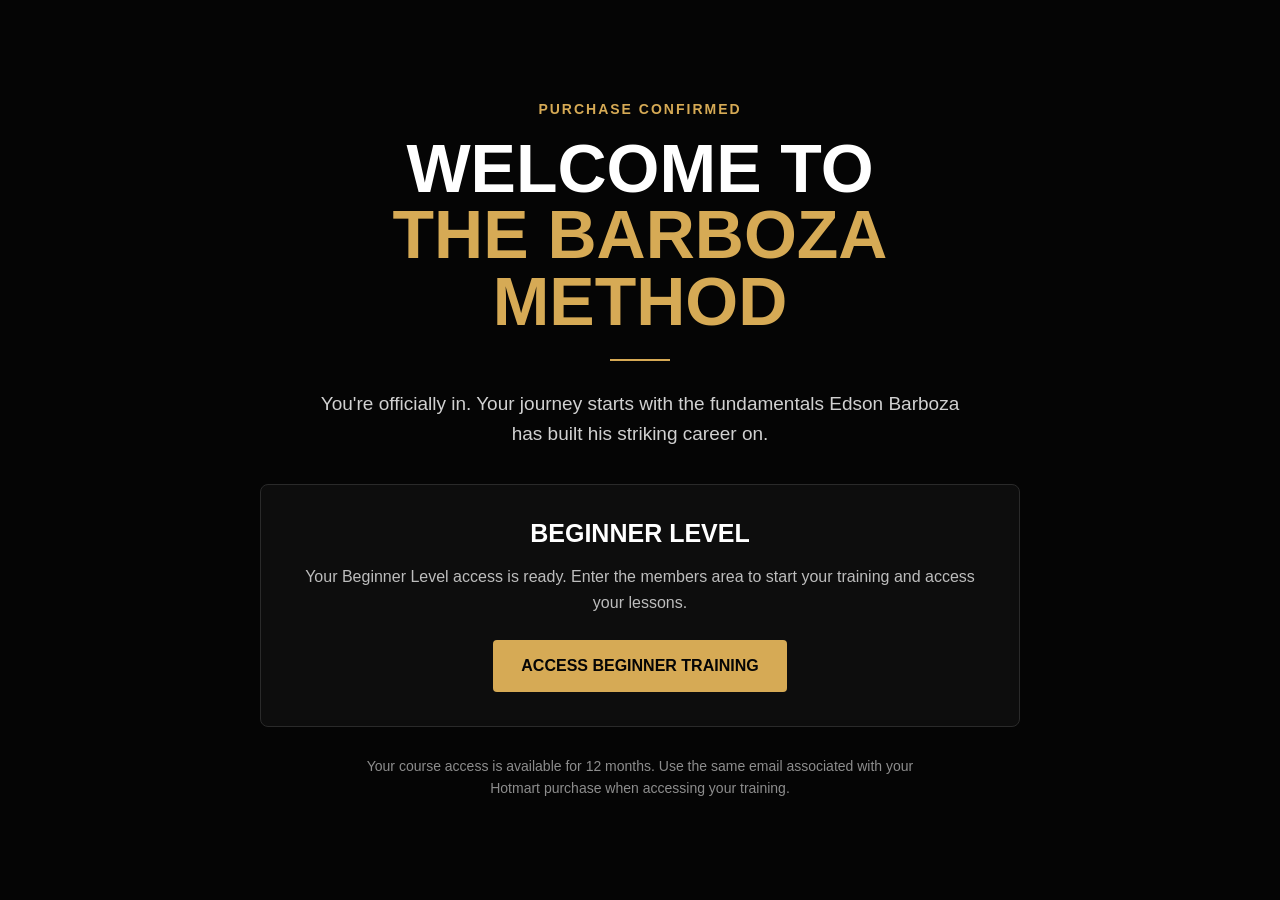
<file: thank-you-beginner.html>
<!DOCTYPE html>
<html lang="en">
<head>
  <meta charset="UTF-8">
  <meta name="viewport" content="width=device-width, initial-scale=1.0">
  <meta name="robots" content="noindex, nofollow">
  <title>Welcome to The Barboza Method | Beginner</title>

  <style>
    * {
      box-sizing: border-box;
      margin: 0;
      padding: 0;
    }

    body {
      background: #050505;
      color: #ffffff;
      font-family: Arial, Helvetica, sans-serif;
      min-height: 100vh;
      display: flex;
      align-items: center;
      justify-content: center;
      padding: 40px 20px;
    }

    .container {
      width: 100%;
      max-width: 760px;
      text-align: center;
    }

    .eyebrow {
      color: #d6aa55;
      font-size: 14px;
      font-weight: 700;
      letter-spacing: 2px;
      text-transform: uppercase;
      margin-bottom: 18px;
    }

    h1 {
      font-size: clamp(38px, 7vw, 68px);
      line-height: 0.98;
      text-transform: uppercase;
      margin-bottom: 24px;
    }

    .gold {
      color: #d6aa55;
    }

    .lead {
      color: #d1d1d1;
      font-size: 19px;
      line-height: 1.6;
      max-width: 650px;
      margin: 0 auto 35px;
    }

    .access-box {
      border: 1px solid #2a2a2a;
      background: #0d0d0d;
      padding: 34px;
      margin: 0 auto 28px;
      border-radius: 8px;
    }

    .access-box h2 {
      font-size: 25px;
      text-transform: uppercase;
      margin-bottom: 16px;
    }

    .access-box p {
      color: #bdbdbd;
      line-height: 1.6;
      margin-bottom: 24px;
    }

    .button {
      display: inline-block;
      background: #d6aa55;
      color: #050505;
      text-decoration: none;
      font-weight: 800;
      text-transform: uppercase;
      padding: 17px 28px;
      border-radius: 4px;
      transition: opacity 0.2s ease;
    }

    .button:hover {
      opacity: 0.85;
    }

    .note {
      color: #8d8d8d;
      font-size: 14px;
      line-height: 1.6;
      max-width: 600px;
      margin: 0 auto;
    }

    .divider {
      width: 60px;
      height: 2px;
      background: #d6aa55;
      margin: 0 auto 28px;
    }

    @media (max-width: 600px) {
      body {
        padding: 30px 18px;
      }

      .access-box {
        padding: 28px 20px;
      }

      .button {
        display: block;
        width: 100%;
      }
    }
  </style>
</head>

<body>
  <main class="container">

    <p class="eyebrow">Purchase Confirmed</p>

    <h1>
      Welcome to<br>
      <span class="gold">The Barboza Method</span>
    </h1>

    <div class="divider"></div>

    <p class="lead">
      You're officially in. Your journey starts with the fundamentals
      Edson Barboza has built his striking career on.
    </p>

    <section class="access-box">
      <h2>Beginner Level</h2>

      <p>
        Your Beginner Level access is ready. Enter the members area
        to start your training and access your lessons.
      </p>

      <a
        class="button"
        href="https://hotmart.com/pt-br/club/barboza-bru-corp/products/8460989"
      >
        Access Beginner Training
      </a>
    </section>

    <p class="note">
      Your course access is available for 12 months.
      Use the same email associated with your Hotmart purchase when accessing your training.
    </p>

  </main>
</body>
</html>
</file>
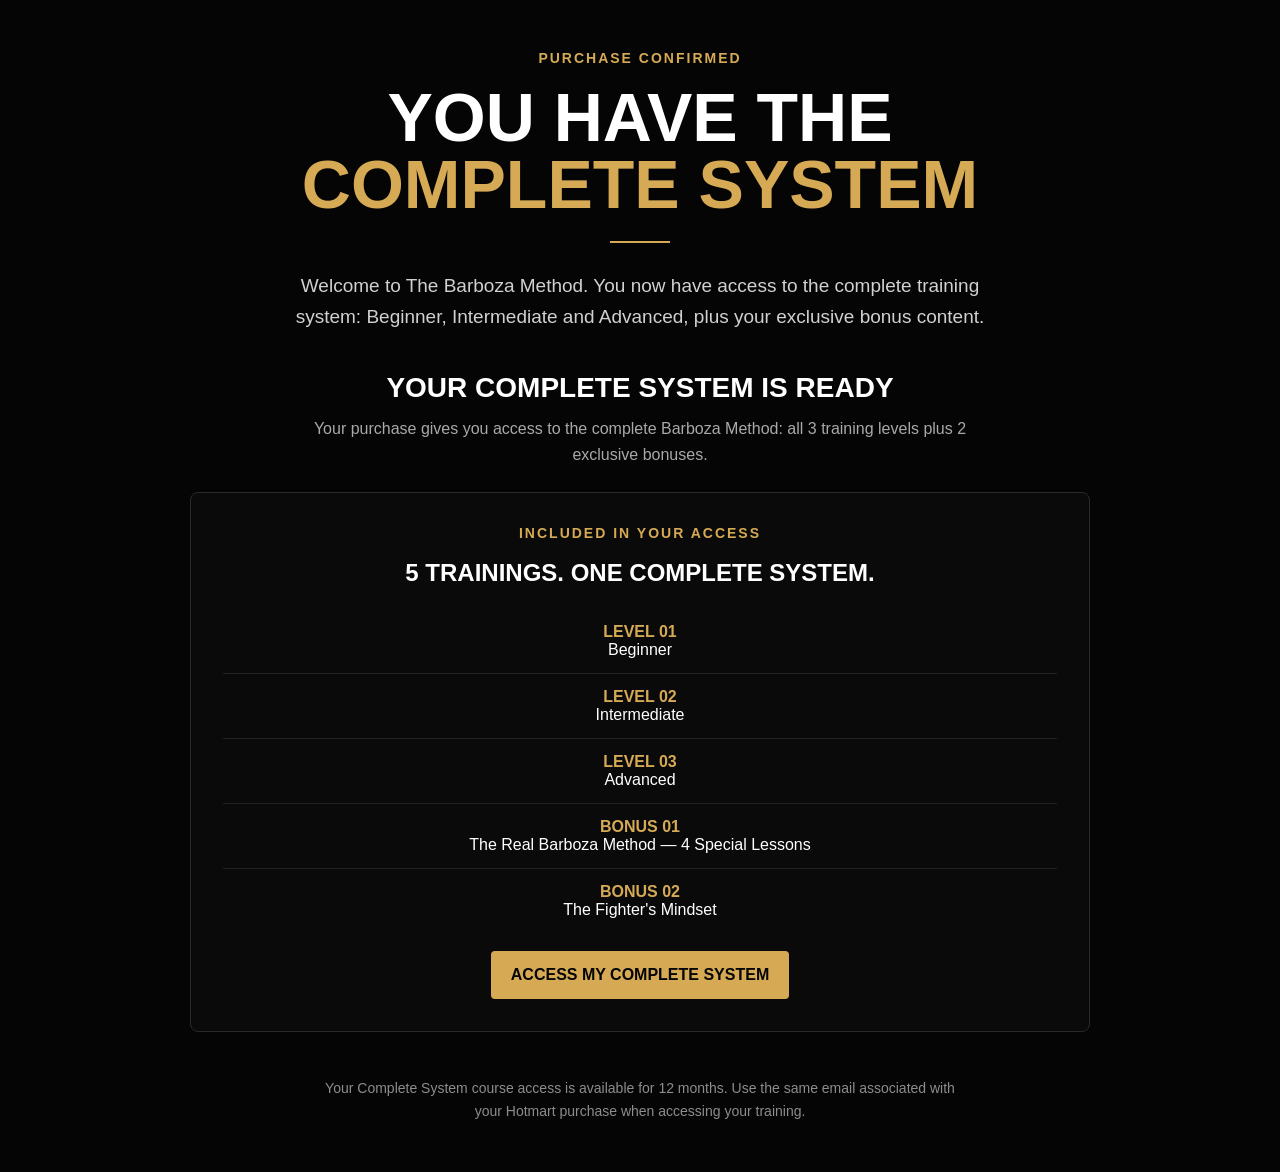
<file: thank-you-complete.html>
<!DOCTYPE html>
<html lang="en">
<head>
  <meta charset="UTF-8">
  <meta name="viewport" content="width=device-width, initial-scale=1.0">
  <meta name="robots" content="noindex, nofollow">
  <title>Welcome to The Barboza Method | Complete System</title>

  <style>
    * {
      box-sizing: border-box;
      margin: 0;
      padding: 0;
    }

    body {
      background: #050505;
      color: #ffffff;
      font-family: Arial, Helvetica, sans-serif;
      padding: 50px 20px;
    }

    .container {
      width: 100%;
      max-width: 900px;
      margin: 0 auto;
      text-align: center;
    }

    .eyebrow {
      color: #d6aa55;
      font-size: 14px;
      font-weight: 700;
      letter-spacing: 2px;
      text-transform: uppercase;
      margin-bottom: 18px;
    }

    h1 {
      font-size: clamp(38px, 7vw, 68px);
      line-height: 0.98;
      text-transform: uppercase;
      margin-bottom: 24px;
    }

    .gold {
      color: #d6aa55;
    }

    .divider {
      width: 60px;
      height: 2px;
      background: #d6aa55;
      margin: 0 auto 28px;
    }

    .lead {
      color: #d1d1d1;
      font-size: 19px;
      line-height: 1.6;
      max-width: 700px;
      margin: 0 auto 40px;
    }

    .section-title {
      font-size: 28px;
      text-transform: uppercase;
      margin-bottom: 12px;
    }

    .section-description {
      color: #a9a9a9;
      line-height: 1.6;
      max-width: 680px;
      margin: 0 auto 25px;
    }

    .access-grid {
      display: grid;
      grid-template-columns: repeat(3, 1fr);
      gap: 16px;
      margin-bottom: 45px;
    }

    .access-card {
      background: #0d0d0d;
      border: 1px solid #2a2a2a;
      border-radius: 8px;
      padding: 28px 18px;
    }

    .access-card span {
      display: block;
      color: #d6aa55;
      font-size: 12px;
      font-weight: 700;
      letter-spacing: 1.5px;
      text-transform: uppercase;
      margin-bottom: 8px;
    }

    .access-card h3 {
      font-size: 21px;
      text-transform: uppercase;
      margin-bottom: 20px;
    }

    .button {
      display: inline-block;
      background: #d6aa55;
      color: #050505;
      text-decoration: none;
      font-weight: 800;
      text-transform: uppercase;
      padding: 15px 20px;
      border-radius: 4px;
      transition: opacity 0.2s ease;
    }

    .button:hover {
      opacity: 0.85;
    }

    .bonus-box {
      border: 1px solid #2a2a2a;
      background: #0a0a0a;
      padding: 32px;
      border-radius: 8px;
      margin-bottom: 45px;
    }

    .bonus-box h2 {
      text-transform: uppercase;
      margin-bottom: 22px;
    }

    .bonus {
      padding: 14px 0;
      border-top: 1px solid #222222;
    }

    .bonus:first-of-type {
      border-top: none;
    }

    .bonus strong {
      color: #d6aa55;
    }

    .note {
      color: #8d8d8d;
      font-size: 14px;
      line-height: 1.6;
      max-width: 650px;
      margin: 0 auto;
    }

    @media (max-width: 750px) {
      .access-grid {
        grid-template-columns: 1fr;
      }

      .access-card .button {
        display: block;
        width: 100%;
      }
    }
  </style>
</head>

<body>

  <main class="container">

    <p class="eyebrow">Purchase Confirmed</p>

    <h1>
      You Have The<br>
      <span class="gold">Complete System</span>
    </h1>

    <div class="divider"></div>

    <p class="lead">
      Welcome to The Barboza Method. You now have access to the complete
      training system: Beginner, Intermediate and Advanced, plus your
      exclusive bonus content.
    </p>

   <h2 class="section-title">Your Complete System Is Ready</h2>

<p class="section-description">
  Your purchase gives you access to the complete Barboza Method:
  all 3 training levels plus 2 exclusive bonuses.
</p>

<section class="bonus-box">

  <p class="eyebrow">Included In Your Access</p>

  <h2>5 Trainings. One Complete System.</h2>

  <div class="bonus">
    <strong>LEVEL 01</strong><br>
    Beginner
  </div>

  <div class="bonus">
    <strong>LEVEL 02</strong><br>
    Intermediate
  </div>

  <div class="bonus">
    <strong>LEVEL 03</strong><br>
    Advanced
  </div>

  <div class="bonus">
    <strong>BONUS 01</strong><br>
    The Real Barboza Method — 4 Special Lessons
  </div>

  <div class="bonus">
    <strong>BONUS 02</strong><br>
    The Fighter's Mindset
  </div>

  <br>

  <a
    class="button"
    href="https://hotmart.com/pt-br/club/barboza-bru-corp"
  >
    Access My Complete System
  </a>

</section>

    <p class="note">
      Your Complete System course access is available for 12 months.
      Use the same email associated with your Hotmart purchase when
      accessing your training.
    </p>

  </main>

</body>
</html>
</file>
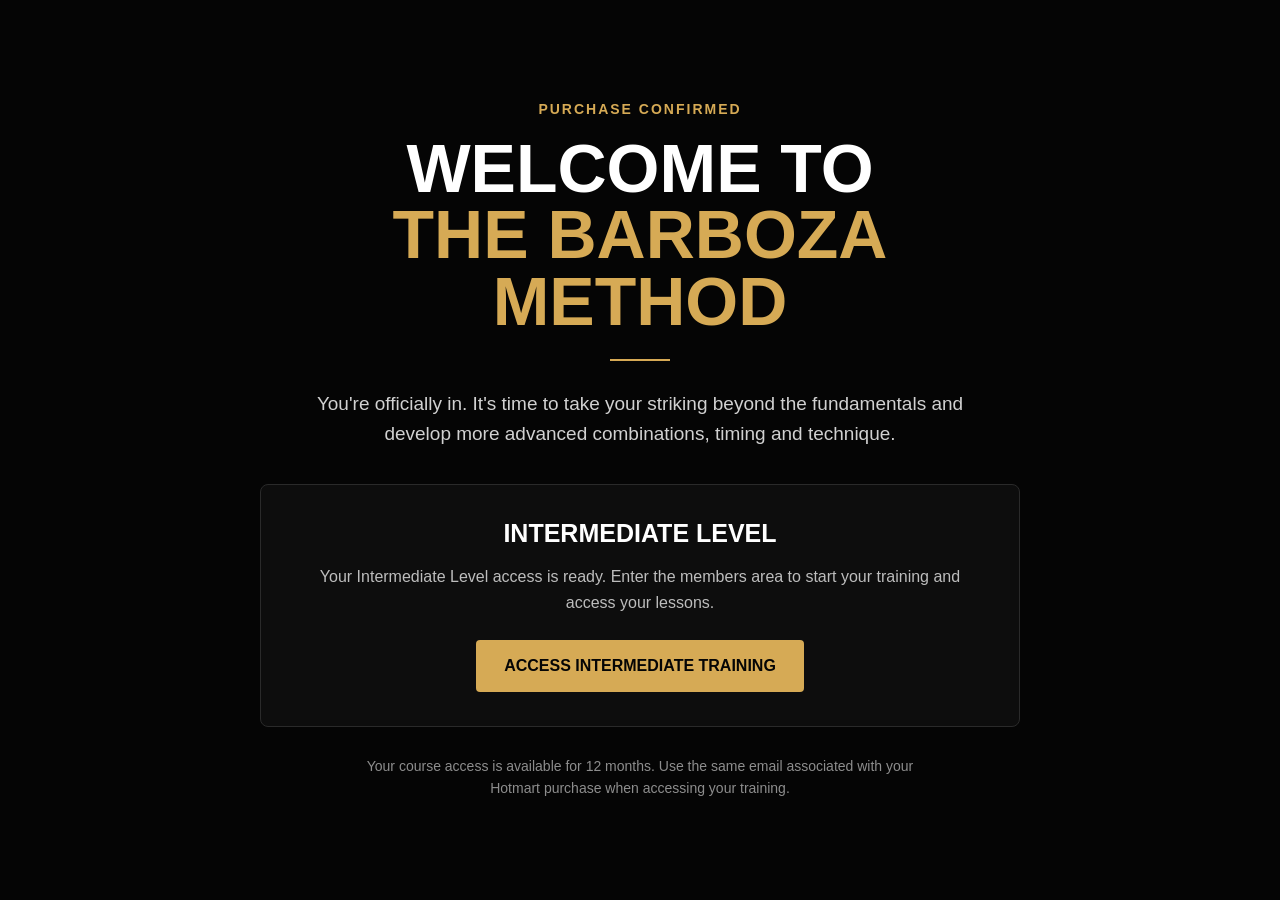
<file: thank-you-intermediate.html>
<!DOCTYPE html>
<html lang="en">
<head>
  <meta charset="UTF-8">
  <meta name="viewport" content="width=device-width, initial-scale=1.0">
  <meta name="robots" content="noindex, nofollow">
  <title>Welcome to The Barboza Method | Intermediate</title>

  <style>
    * {
      box-sizing: border-box;
      margin: 0;
      padding: 0;
    }

    body {
      background: #050505;
      color: #ffffff;
      font-family: Arial, Helvetica, sans-serif;
      min-height: 100vh;
      display: flex;
      align-items: center;
      justify-content: center;
      padding: 40px 20px;
    }

    .container {
      width: 100%;
      max-width: 760px;
      text-align: center;
    }

    .eyebrow {
      color: #d6aa55;
      font-size: 14px;
      font-weight: 700;
      letter-spacing: 2px;
      text-transform: uppercase;
      margin-bottom: 18px;
    }

    h1 {
      font-size: clamp(38px, 7vw, 68px);
      line-height: 0.98;
      text-transform: uppercase;
      margin-bottom: 24px;
    }

    .gold {
      color: #d6aa55;
    }

    .lead {
      color: #d1d1d1;
      font-size: 19px;
      line-height: 1.6;
      max-width: 650px;
      margin: 0 auto 35px;
    }

    .access-box {
      border: 1px solid #2a2a2a;
      background: #0d0d0d;
      padding: 34px;
      margin: 0 auto 28px;
      border-radius: 8px;
    }

    .access-box h2 {
      font-size: 25px;
      text-transform: uppercase;
      margin-bottom: 16px;
    }

    .access-box p {
      color: #bdbdbd;
      line-height: 1.6;
      margin-bottom: 24px;
    }

    .button {
      display: inline-block;
      background: #d6aa55;
      color: #050505;
      text-decoration: none;
      font-weight: 800;
      text-transform: uppercase;
      padding: 17px 28px;
      border-radius: 4px;
      transition: opacity 0.2s ease;
    }

    .button:hover {
      opacity: 0.85;
    }

    .note {
      color: #8d8d8d;
      font-size: 14px;
      line-height: 1.6;
      max-width: 600px;
      margin: 0 auto;
    }

    .divider {
      width: 60px;
      height: 2px;
      background: #d6aa55;
      margin: 0 auto 28px;
    }

    @media (max-width: 600px) {
      body {
        padding: 30px 18px;
      }

      .access-box {
        padding: 28px 20px;
      }

      .button {
        display: block;
        width: 100%;
      }
    }
  </style>
</head>

<body>
  <main class="container">

    <p class="eyebrow">Purchase Confirmed</p>

    <h1>
      Welcome to<br>
      <span class="gold">The Barboza Method</span>
    </h1>

    <div class="divider"></div>

    <p class="lead">
      You're officially in. It's time to take your striking beyond the fundamentals
      and develop more advanced combinations, timing and technique.
    </p>

    <section class="access-box">
      <h2>Intermediate Level</h2>

      <p>
        Your Intermediate Level access is ready. Enter the members area
        to start your training and access your lessons.
      </p>

      <a
        class="button"
        href="https://hotmart.com/pt-br/club/barboza-bru-corp/products/8460993"
      >
        Access Intermediate Training
      </a>
    </section>

    <p class="note">
      Your course access is available for 12 months.
      Use the same email associated with your Hotmart purchase when accessing your training.
    </p>

  </main>
</body>
</html>
</file>
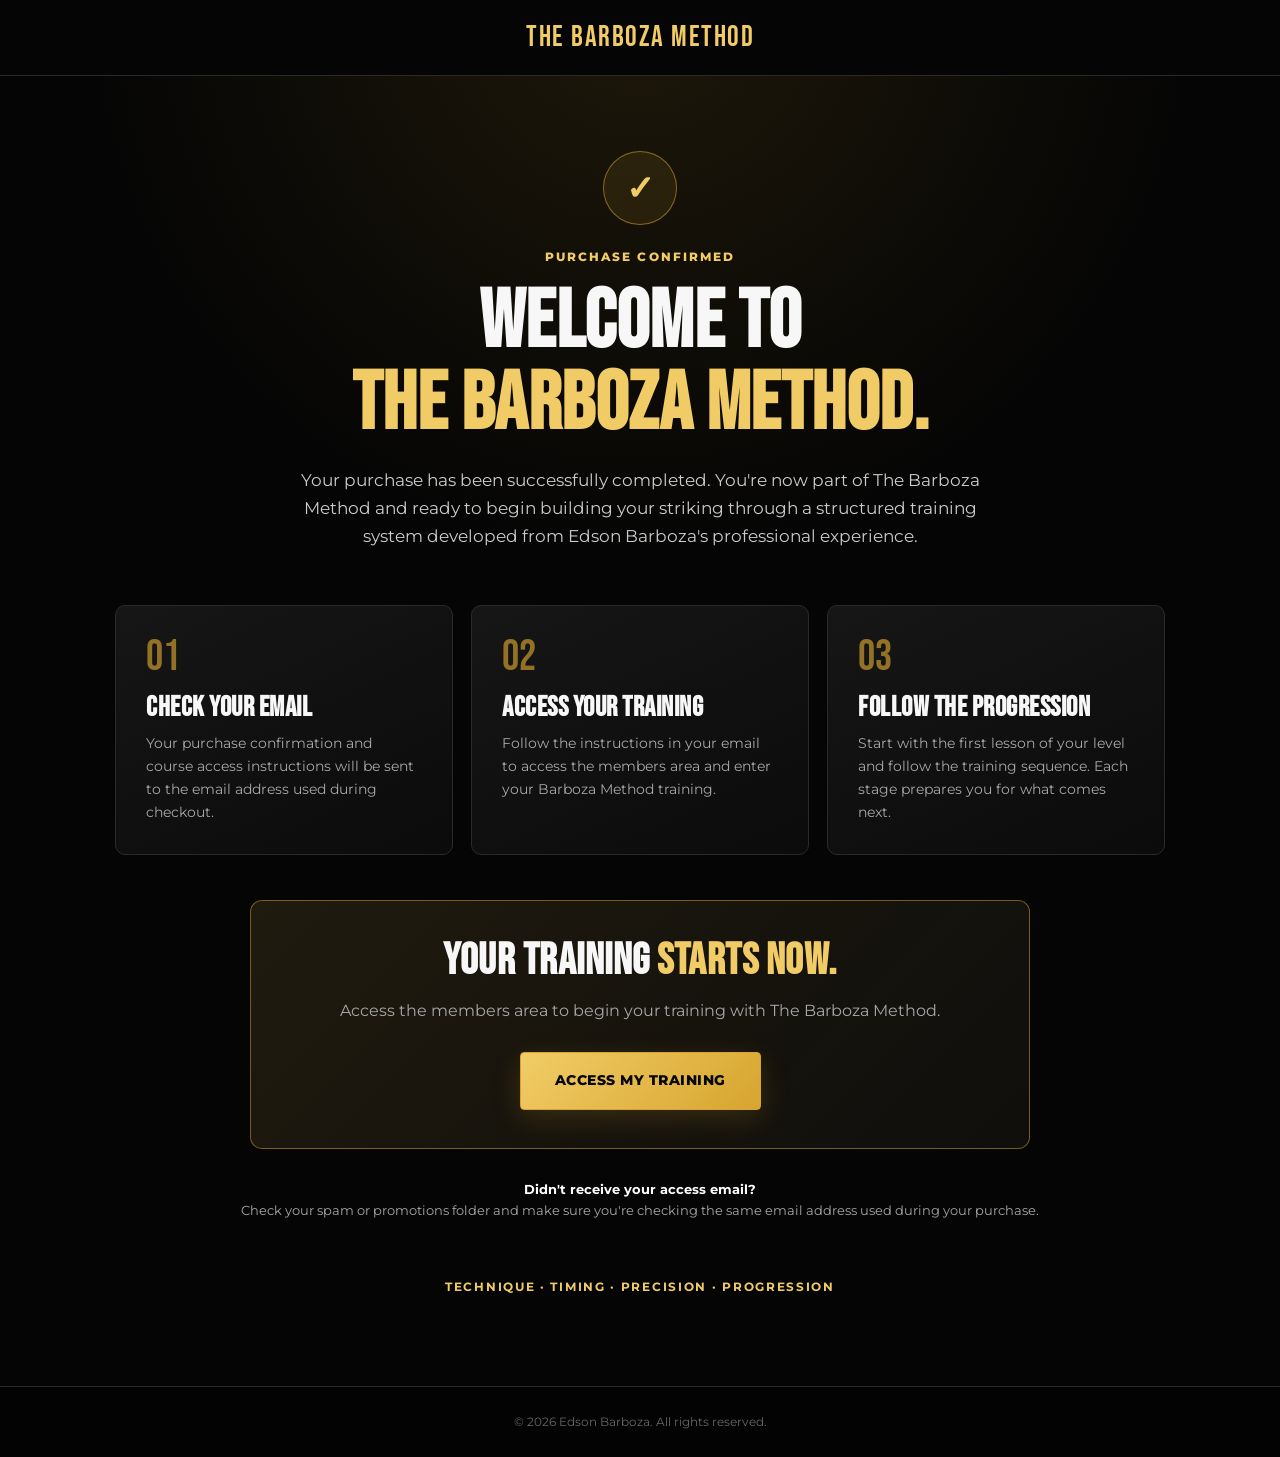
<file: thank-you.html>
<!doctype html>
<html lang="en-US">
<head>
  <meta charset="utf-8">
  <meta name="viewport" content="width=device-width,initial-scale=1">

  <title>Welcome | The Barboza Method</title>

  <meta name="robots" content="noindex,nofollow">

  <link rel="preconnect" href="https://fonts.googleapis.com">
  <link rel="preconnect" href="https://fonts.gstatic.com" crossorigin>
  <link href="https://fonts.googleapis.com/css2?family=Bebas+Neue&family=Montserrat:wght@400;500;600;700;800&display=swap" rel="stylesheet">

  <style>
    :root{
      --gold:#d7a52f;
      --gold2:#f1cc66;
      --black:#050505;
      --panel:#111;
      --text:#f7f7f7;
      --muted:#a7a7aa;
      --line:#2a2a2a;
    }

    *{box-sizing:border-box}

    body{
      margin:0;
      background:
        radial-gradient(circle at 50% 0,rgba(215,165,47,.12),transparent 35%),
        var(--black);
      color:var(--text);
      font-family:Montserrat,Arial,sans-serif;
      line-height:1.65;
    }

    .wrap{
      width:min(1050px,calc(100% - 40px));
      margin:auto;
    }

    .header{
      height:76px;
      display:flex;
      align-items:center;
      justify-content:center;
      border-bottom:1px solid var(--line);
      background:#050505;
    }

    .brand{
      font-family:'Bebas Neue',sans-serif;
      color:var(--gold2);
      font-size:29px;
      letter-spacing:1.5px;
    }

    main{
      padding:75px 0 90px;
    }

    .intro{
      max-width:820px;
      margin:0 auto 55px;
      text-align:center;
    }

    .check{
      width:74px;
      height:74px;
      margin:0 auto 22px;
      border-radius:50%;
      display:flex;
      align-items:center;
      justify-content:center;
      background:rgba(215,165,47,.10);
      border:1px solid rgba(215,165,47,.55);
      color:var(--gold2);
      font-size:34px;
      font-weight:800;
    }

    .eyebrow{
      color:var(--gold2);
      font-size:12px;
      letter-spacing:2.1px;
      font-weight:800;
    }

    h1,h2,h3{
      font-family:'Bebas Neue',sans-serif;
      letter-spacing:.5px;
      line-height:1;
    }

    h1{
      font-size:clamp(52px,7vw,82px);
      margin:15px 0 20px;
    }

    h1 em,h2 em{
      color:var(--gold2);
      font-style:normal;
    }

    .intro>p{
      max-width:700px;
      margin:auto;
      color:#ccc;
      font-size:17px;
    }

    .steps{
      display:grid;
      grid-template-columns:repeat(3,1fr);
      gap:18px;
      margin-bottom:45px;
    }

    .step{
      padding:30px;
      background:linear-gradient(155deg,#161616,#0b0b0b);
      border:1px solid var(--line);
      border-radius:10px;
    }

    .number{
      font-family:'Bebas Neue',sans-serif;
      font-size:43px;
      line-height:1;
      color:var(--gold);
      opacity:.65;
    }

    .step h3{
      margin:15px 0 10px;
      font-size:28px;
    }

    .step p{
      margin:0;
      color:var(--muted);
      font-size:14px;
    }

    .access{
      max-width:780px;
      margin:auto;
      padding:38px;
      text-align:center;
      border:1px solid rgba(215,165,47,.5);
      border-radius:12px;
      background:
        linear-gradient(135deg,rgba(215,165,47,.10),rgba(215,165,47,.02)),
        #0b0b0b;
    }

    .access h2{
      margin:0 0 15px;
      font-size:44px;
    }

    .access p{
      max-width:600px;
      margin:0 auto 27px;
      color:var(--muted);
    }

    .button{
      display:inline-flex;
      align-items:center;
      justify-content:center;
      min-height:58px;
      padding:0 34px;
      background:linear-gradient(135deg,var(--gold2),var(--gold));
      color:#080808;
      text-decoration:none;
      font-size:14px;
      font-weight:800;
      letter-spacing:.5px;
      border:1px solid var(--gold);
      border-radius:4px;
      box-shadow:0 8px 28px rgba(215,165,47,.18);
      transition:.2s;
    }

    .button:hover{
      transform:translateY(-2px);
      filter:brightness(1.08);
    }

    .help{
      margin-top:30px;
      text-align:center;
      color:var(--muted);
      font-size:13px;
    }

    .help strong{
      color:#fff;
    }

    .closing{
      margin-top:55px;
      text-align:center;
      color:var(--gold2);
      font-size:12px;
      font-weight:700;
      letter-spacing:1.7px;
    }

    footer{
      padding:25px 20px;
      text-align:center;
      border-top:1px solid var(--line);
      background:#030303;
      color:#666;
      font-size:12px;
    }

    @media(max-width:800px){
      .steps{
        grid-template-columns:1fr;
      }
    }

    @media(max-width:620px){
      .wrap{
        width:min(100% - 28px,1050px);
      }

      main{
        padding:50px 0 65px;
      }

      h1{
        font-size:51px;
      }

      .intro>p{
        font-size:15px;
      }

      .access{
        padding:30px 20px;
      }

      .access h2{
        font-size:37px;
      }

      .button{
        width:100%;
      }
    }
  </style>
</head>

<body>

  <header class="header">
    <div class="brand">THE BARBOZA METHOD</div>
  </header>

  <main>
    <div class="wrap">

      <section class="intro">

        <div class="check">✓</div>

        <div class="eyebrow">
          PURCHASE CONFIRMED
        </div>

        <h1>
          WELCOME TO<br>
          <em>THE BARBOZA METHOD.</em>
        </h1>

        <p>
          Your purchase has been successfully completed.
          You're now part of The Barboza Method and ready to begin
          building your striking through a structured training system
          developed from Edson Barboza's professional experience.
        </p>

      </section>

      <section class="steps">

        <div class="step">
          <div class="number">01</div>
          <h3>CHECK YOUR EMAIL</h3>
          <p>
            Your purchase confirmation and course access instructions
            will be sent to the email address used during checkout.
          </p>
        </div>

        <div class="step">
          <div class="number">02</div>
          <h3>ACCESS YOUR TRAINING</h3>
          <p>
            Follow the instructions in your email to access the members
            area and enter your Barboza Method training.
          </p>
        </div>

        <div class="step">
          <div class="number">03</div>
          <h3>FOLLOW THE PROGRESSION</h3>
          <p>
            Start with the first lesson of your level and follow the
            training sequence. Each stage prepares you for what comes next.
          </p>
        </div>

      </section>

      <section class="access">

        <h2>
          YOUR TRAINING <em>STARTS NOW.</em>
        </h2>

        <p>
          Access the members area to begin your training with
          The Barboza Method.
        </p>

        <a class="button" href="https://hotmart.com/pt-br/club/barboza-bru-corp">
          ACCESS MY TRAINING
        </a>

      </section>

      <div class="help">
        <strong>Didn't receive your access email?</strong><br>
        Check your spam or promotions folder and make sure you're checking
        the same email address used during your purchase.
      </div>

      <div class="closing">
        TECHNIQUE · TIMING · PRECISION · PROGRESSION
      </div>

    </div>
  </main>

  <footer>
    © 2026 Edson Barboza. All rights reserved.
  </footer>

</body>
</html>
</file>
<file: styles.css>
:root{--gold:#d7a52f;--gold2:#f1cc66;--black:#050505;--panel:#111;--text:#f7f7f7;--muted:#a7a7aa;--line:#2a2a2a}*{box-sizing:border-box}html{scroll-behavior:smooth}body{margin:0;background:var(--black);color:var(--text);font-family:Montserrat,Arial,sans-serif;line-height:1.65}img{display:block;max-width:100%}a{color:inherit;text-decoration:none}.wrap{width:min(1180px,calc(100% - 40px));margin:auto}.site-header{height:76px;position:fixed;z-index:50;top:0;left:0;right:0;display:flex;align-items:center;justify-content:space-between;padding:0 max(24px,calc((100vw - 1180px)/2));transition:.25s}.site-header.scrolled{background:rgba(4,4,4,.94);backdrop-filter:blur(12px);border-bottom:1px solid var(--line)}.brand{font-family:'Bebas Neue',sans-serif;color:var(--gold2);font-size:29px;letter-spacing:1.5px}.site-header nav{display:flex;align-items:center;gap:26px}.site-header nav>a:not(.button){font-size:13px;font-weight:600;color:#ddd}.menu{display:none;background:none;border:0;color:white;font-size:24px}.button{display:inline-flex;align-items:center;justify-content:center;min-height:56px;padding:0 28px;background:linear-gradient(135deg,var(--gold2),var(--gold));color:#080808;font-weight:800;font-size:14px;letter-spacing:.5px;border:1px solid var(--gold);border-radius:4px;box-shadow:0 8px 28px rgba(215,165,47,.18);transition:.2s}.button:hover{transform:translateY(-2px);filter:brightness(1.08)}.button-small{min-height:42px;padding:0 19px}.button.outline{background:transparent;color:white;border-color:#666;box-shadow:none}.button.outline:hover{border-color:var(--gold);color:var(--gold2)}.hero{min-height:790px;height:100vh;position:relative;display:flex;align-items:center;overflow:hidden}.hero>img{position:absolute;inset:0;width:100%;height:100%;object-fit:cover;object-position:center}.hero-shade{position:absolute;inset:0;background:linear-gradient(90deg,#030303 5%,rgba(3,3,3,.85) 39%,rgba(3,3,3,.15) 75%),linear-gradient(0deg,#050505 0,transparent 22%)}.hero-content{position:relative;padding-top:76px}.eyebrow,.kicker{color:var(--gold2);font-size:12px;letter-spacing:2.1px;font-weight:800}.eyebrow{display:inline-flex;align-items:center;border:1px solid rgba(215,165,47,.4);background:rgba(215,165,47,.1);border-radius:30px;padding:7px 13px}.eyebrow span{width:7px;height:7px;background:var(--gold2);border-radius:50%;margin-right:8px;box-shadow:0 0 12px var(--gold)}h1,h2,h3{font-family:'Bebas Neue',sans-serif;letter-spacing:.5px;line-height:.98;margin:.35em 0}.hero h1{font-size:clamp(58px,7vw,98px);max-width:800px}.hero h1 em,h2 em{font-style:normal;color:var(--gold2)}.lead{font-size:18px;color:#ddd;max-width:650px}.actions{display:flex;gap:12px;margin:30px 0 42px}.stats{display:flex;gap:55px}.stats div,.mini-stats div{display:flex;flex-direction:column}.stats strong{font-family:'Bebas Neue';font-size:34px;color:var(--gold2);line-height:1}.stats span,.mini-stats span{font-size:12px;color:var(--muted)}.section{padding:110px 0}.dark,.problem,.pricing{background:#080808}.section-head{text-align:center;max-width:850px;margin:0 auto 58px}.section-head h2,.authority h2,.proof h2,.final-cta h2{font-size:clamp(43px,5vw,69px)}.section-head>p:last-child{color:var(--muted);font-size:17px}.three{display:grid;grid-template-columns:repeat(3,1fr);gap:20px}.four{
  display:grid;
  grid-template-columns:repeat(2,minmax(0,1fr));
  gap:20px;
  max-width:900px;
  margin:0 auto;
}.card,.bonus-card,.price-card{background:linear-gradient(155deg,#161616,#0b0b0b);border:1px solid var(--line);padding:30px;border-radius:10px}.card:hover,.bonus-card:hover{border-color:rgba(215,165,47,.55)}.card h3,.bonus-card h3,.price-card h3{font-size:30px}.card p,.bonus-card p,.price-card p{color:var(--muted);font-size:14px}.level,.num{font-size:11px;color:var(--gold2);font-weight:800;letter-spacing:1.5px}.card blockquote{margin:24px 0 0;padding-top:18px;border-top:1px solid var(--line);color:var(--gold2);font-size:13px;font-style:italic}.stages{display:grid;gap:22px;max-width:1000px;margin:auto}.stage{display:grid;grid-template-columns:120px 1fr;gap:25px;padding:28px 36px;border:1px solid var(--line);border-radius:10px;background:#0e0e0e}.stage>span{font-family:'Bebas Neue';font-size:78px;color:var(--gold);opacity:.45}.stage h3{font-size:40px}.stage p,.stage li{color:var(--muted)}.stage ul{display:flex;flex-wrap:wrap;gap:8px 24px;padding:0;list-style:none}.stage li:before,.checks li:before,.price-card li:before,.curriculum li:before{content:'✓';color:var(--gold2);margin-right:8px}.authority{background:linear-gradient(125deg,#060606,#15120a)}.split{display:grid;grid-template-columns:.85fr 1.15fr;gap:70px;align-items:center}.split.reverse{grid-template-columns:1.05fr .95fr}.portrait{height:650px;overflow:hidden;border-radius:8px;background:linear-gradient(#252015,#090909);border:1px solid #443818}.portrait img{width:100%;height:100%;object-fit:cover}.authority>div>div>p:not(.kicker),.proof>div>div>p{color:var(--muted)}.mini-stats{display:grid;grid-template-columns:repeat(3,1fr);gap:15px;margin:30px 0}.mini-stats strong{font-family:'Bebas Neue';font-size:33px;color:var(--gold2)}.quote{border-left:3px solid var(--gold);padding:18px 22px;margin:35px 0;background:#0b0b0b;color:#ddd;font-style:italic}.quote cite{display:block;color:var(--gold2);margin-top:10px}.curriculum .featured{border-color:var(--gold)}.curriculum ul,.price-card ul{padding:0;list-style:none;color:#ddd;font-size:14px}.curriculum li,.price-card li{padding:6px 0}.num{font-family:'Bebas Neue';font-size:45px;opacity:.45}.bonus{background:radial-gradient(circle at 50% 0,#2a2110 0,#0a0a0a 45%)}.bonus-card b{font-family:'Bebas Neue';font-size:40px;color:var(--gold);opacity:.5}.proof{background:#0c0c0c}.proof-image{overflow:hidden;border-radius:8px;border:1px solid var(--line)}.proof-image img{width:100%;min-height:470px;object-fit:cover}.checks{list-style:none;padding:0}.checks li{display:grid;grid-template-columns:auto 1fr;padding:13px 0;border-bottom:1px solid var(--line)}.checks li:before{grid-row:1/3}.checks span{color:var(--muted);font-size:13px}.price-grid{display:grid;grid-template-columns:repeat(3,1fr);gap:18px;align-items:start}.price-card.complete{grid-column:1/-1;display:grid;grid-template-columns:1fr 1fr;gap:0 50px;border-color:var(--gold);background:linear-gradient(120deg,#1d170b,#0d0d0d);position:relative}.price-card.complete>*{grid-column:1}.price-card.complete ul,.price-card.complete .compare,.price-card.complete .price,.price-card.complete .button,.price-card.complete .guarantee{grid-column:2}.price-card.complete ul{grid-row:2/5}.badge{position:absolute;right:20px;top:-17px!important;background:var(--gold);color:#080808!important;padding:6px 14px;border-radius:20px;font-size:11px!important;font-weight:800}.price{font-family:'Bebas Neue';font-size:60px;color:var(--gold2);line-height:1;margin:24px 0}.price small{font-family:Montserrat;font-size:13px;color:var(--muted);margin-right:5px}.price-card .button{width:100%}.compare,.guarantee{text-align:center}.guarantee{font-size:11px!important}.narrow{max-width:840px}.faq details{border-bottom:1px solid var(--line);padding:22px 4px}.faq summary{cursor:pointer;font-weight:700;list-style:none;padding-right:30px;position:relative}.faq summary:after{content:'+';position:absolute;right:0;color:var(--gold2);font-size:22px}.faq details[open] summary:after{content:'–'}.faq details p{color:var(--muted);font-size:14px}.final-cta{padding:120px 0;position:relative;overflow:hidden;text-align:center}.final-cta>img{position:absolute;inset:0;width:100%;height:100%;object-fit:cover;object-position:center 30%}.cta-shade{position:absolute;inset:0;background:rgba(0,0,0,.82)}.final-cta .wrap{position:relative}.final-cta p{color:#ccc}.final-cta .button{margin-top:20px}footer{padding:65px 0 25px;border-top:1px solid var(--line);background:#030303}.footer-grid{display:grid;grid-template-columns:2fr 1fr 1fr;gap:60px}.footer-grid p{color:var(--muted);max-width:500px}.footer-grid>div:not(:first-child){display:flex;flex-direction:column;gap:10px;font-size:13px;color:var(--muted)}.footer-grid b{color:#fff;margin-bottom:8px}.copyright{border-top:1px solid var(--line);padding-top:25px;margin-top:45px;color:#666;font-size:12px}.reveal{opacity:0;transform:translateY(18px);transition:.65s ease}.reveal.visible{opacity:1;transform:none}
@media(max-width:900px){.site-header nav{display:none;position:absolute;top:76px;left:0;right:0;background:#080808;padding:25px;flex-direction:column;border-bottom:1px solid var(--line)}.site-header nav.open{display:flex}.menu{display:block}.hero{height:auto;min-height:800px}.hero>img{object-position:62% center}.hero-shade{background:linear-gradient(90deg,#030303 0,rgba(3,3,3,.87) 55%,rgba(3,3,3,.28)),linear-gradient(0deg,#050505,transparent 35%)}.three,.four,.price-grid{grid-template-columns:1fr 1fr}.split,.split.reverse{grid-template-columns:1fr}.portrait{height:560px;max-width:500px;margin:auto}.price-card.complete{grid-template-columns:1fr}.price-card.complete>*{grid-column:1!important;grid-row:auto!important}}
@media(max-width:620px){.wrap{width:min(100% - 28px,1180px)}.section{padding:78px 0}.hero{min-height:780px;align-items:flex-end;padding-bottom:45px}.hero>img{object-position:66% center}.hero-shade{background:linear-gradient(0deg,#050505 8%,rgba(3,3,3,.74) 65%,rgba(3,3,3,.25))}.hero h1{font-size:53px}.lead{font-size:15px}.actions{flex-direction:column}.stats{gap:18px;justify-content:space-between}.stats strong{font-size:28px}.three,.four,.price-grid{grid-template-columns:1fr}.stage{grid-template-columns:58px 1fr;padding:22px 18px}.stage>span{font-size:48px}.stage ul{display:block}.split{gap:36px}.portrait{height:480px}.mini-stats{gap:8px}.section-head h2,.authority h2,.proof h2,.final-cta h2{font-size:44px}.footer-grid{grid-template-columns:1fr;gap:35px}}
@media(prefers-reduced-motion:reduce){*{scroll-behavior:auto!important}.reveal{opacity:1;transform:none;transition:none}}
.regular-price{margin:22px 0 -12px!important;color:#8d8d91!important;font-size:12px!important}.price small{font-size:11px;letter-spacing:.5px}.complete h3{font-size:36px}/* SOCIAL PROOF */
.proof-layout{
  display:grid;
  grid-template-columns:1fr 1fr;
  gap:55px;
  align-items:center;
  margin-bottom:60px;
}

.proof-main{
  position:relative;
  aspect-ratio:16/9;
  overflow:hidden;
  border-radius:14px;
  border:1px solid var(--line);
}

.proof-main img{
  width:100%;
  height:100%;
  object-fit:cover;
  object-position:center top;
  transition:transform .5s ease;
}

.proof-main:hover img{
  transform:scale(1.03);
}

.proof-main-shade{
  position:absolute;
  inset:0;
  background:linear-gradient(0deg,rgba(0,0,0,.55),transparent 55%);
  pointer-events:none;
}

.proof-points{
  display:flex;
  flex-direction:column;
  gap:18px;
}

.proof-card{
  display:flex;
  align-items:flex-start;
  gap:18px;
  padding:22px;
  background:rgba(255,255,255,.035);
  border:1px solid var(--line);
  border-radius:10px;
  transition:.25s ease;
}

.proof-card:hover{
  border-color:rgba(215,165,47,.5);
  transform:translateY(-2px);
}

.proof-icon{
  width:48px;
  height:48px;
  min-width:48px;
  display:flex;
  align-items:center;
  justify-content:center;
  border-radius:8px;
  background:rgba(215,165,47,.15);
  color:var(--gold2);
  font-family:'Bebas Neue',sans-serif;
  font-size:22px;
}

.proof-card h3{
  margin:0 0 6px;
  font-size:26px;
  color:white;
}

.proof-card p{
  margin:0;
  color:var(--muted);
  font-size:14px;
  line-height:1.6;
}

.proof-quote{
  position:relative;
  max-width:900px;
  margin:0 auto 60px;
  padding:38px 48px;
  text-align:center;
  border:1px solid rgba(215,165,47,.35);
  border-radius:14px;
  background:linear-gradient(
    90deg,
    rgba(215,165,47,.10),
    rgba(215,165,47,.035),
    rgba(215,165,47,.10)
  );
}

.proof-quote .quote-mark{
  position:absolute;
  top:4px;
  left:24px;
  font-family:Georgia,serif;
  font-size:90px;
  line-height:1;
  color:rgba(215,165,47,.18);
}

.proof-quote p{
  position:relative;
  margin:0;
  color:white!important;
  font-size:21px;
  line-height:1.65;
  font-style:italic;
}

.proof-quote strong{
  display:block;
  margin-top:18px;
  color:var(--gold2);
}

.proof-gallery{
  display:grid;
  grid-template-columns:repeat(4,1fr);
  gap:15px;
}

.proof-gallery-item{
  position:relative;
  aspect-ratio:1/1;
  overflow:hidden;
  border-radius:10px;
  border:1px solid var(--line);
}

.proof-gallery-item img{
  width:100%;
  height:100%;
  object-fit:cover;
  transition:transform .5s ease;
}

.proof-gallery-item:hover img{
  transform:scale(1.08);
}

.proof-gallery-top img{
  object-position:center top;
}

@media(max-width:900px){
  .proof-layout{
    grid-template-columns:1fr;
    gap:35px;
  }

  .proof-gallery{
    grid-template-columns:repeat(2,1fr);
  }
}

@media(max-width:620px){
  .proof-quote{
    padding:32px 22px;
  }

  .proof-quote p{
    font-size:17px;
  }

  .proof-gallery{
    gap:10px;
  }

  .proof-card{
    padding:18px;
  }
}

/* COMPLETE SYSTEM PRICE ORDER */
.price-card.complete .compare{
  grid-column:2;
  grid-row:5;
  margin:18px 0 8px;
}

.price-card.complete .price{
  grid-column:2;
  grid-row:6;
  margin:10px 0 24px;
}

.price-card.complete .button{
  grid-column:2;
  grid-row:7;
}

.price-card.complete .guarantee{
  grid-column:2;
  grid-row:8;
}

/* BARBOZA FIGHT CLUB */
#fight-club .three{
  margin-bottom:42px;
}

#fight-club .section-head:last-child{
  margin-bottom:0;
  padding:28px 32px;
  max-width:720px;
  border:1px solid rgba(215,165,47,.35);
  border-radius:10px;
  background:rgba(215,165,47,.06);
}

#fight-club .section-head:last-child p{
  margin:8px 0;
}

#fight-club .section-head:last-child strong{
  color:var(--gold2);
}


/* ===== BARBOZA FOOTER — SOCIAL / LEGAL / BRAND ===== */

.footer-social{
  margin-top:24px;
}

.footer-social b{
  display:block;
  color:#fff;
  margin-bottom:6px;
}

.footer-social p{
  max-width:460px;
  margin-bottom:16px;
  color:#aaa;
}

.social-button{
  display:inline-flex;
  align-items:center;
  justify-content:center;
  padding:10px 18px;
  border:1px solid rgba(215,165,47,.45);
  border-radius:999px;
  color:var(--gold2);
  font-weight:800;
  text-decoration:none;
  transition:.2s ease;
}

.social-button:hover{
  background:var(--gold);
  color:#000;
}

.legal-notice{
  margin-top:42px;
  padding-top:32px;
  padding-bottom:32px;
  border-top:1px solid rgba(255,255,255,.10);
  text-align:center;
}

.legal-notice h3{
  color:var(--gold2);
  margin:0 0 18px;
  letter-spacing:.08em;
}

.legal-notice p{
  max-width:900px;
  margin:8px auto;
  color:#aaa;
  line-height:1.7;
}

.legal-notice strong{
  display:block;
  margin-top:18px;
  color:#fff;
}

.legal-notice strong span{
  color:var(--gold2);
}

.barboza-footer-brand{
  padding:30px 0;
  border-top:1px solid rgba(255,255,255,.10);
  display:flex;
  justify-content:center;
  align-items:center;
}

.barboza-footer-brand img{
  display:block;
  width:220px;
  max-width:60%;
  height:auto;
  object-fit:contain;
}

.copyright{
  padding:24px 0;
  border-top:1px solid rgba(255,255,255,.10);
  color:#777;
  font-size:14px;
  text-align:center;
}

@media(max-width:700px){
  .legal-notice{
    margin-top:32px;
    padding-top:28px;
  }

  .barboza-footer-brand img{
    width:180px;
  }
}
</file>
